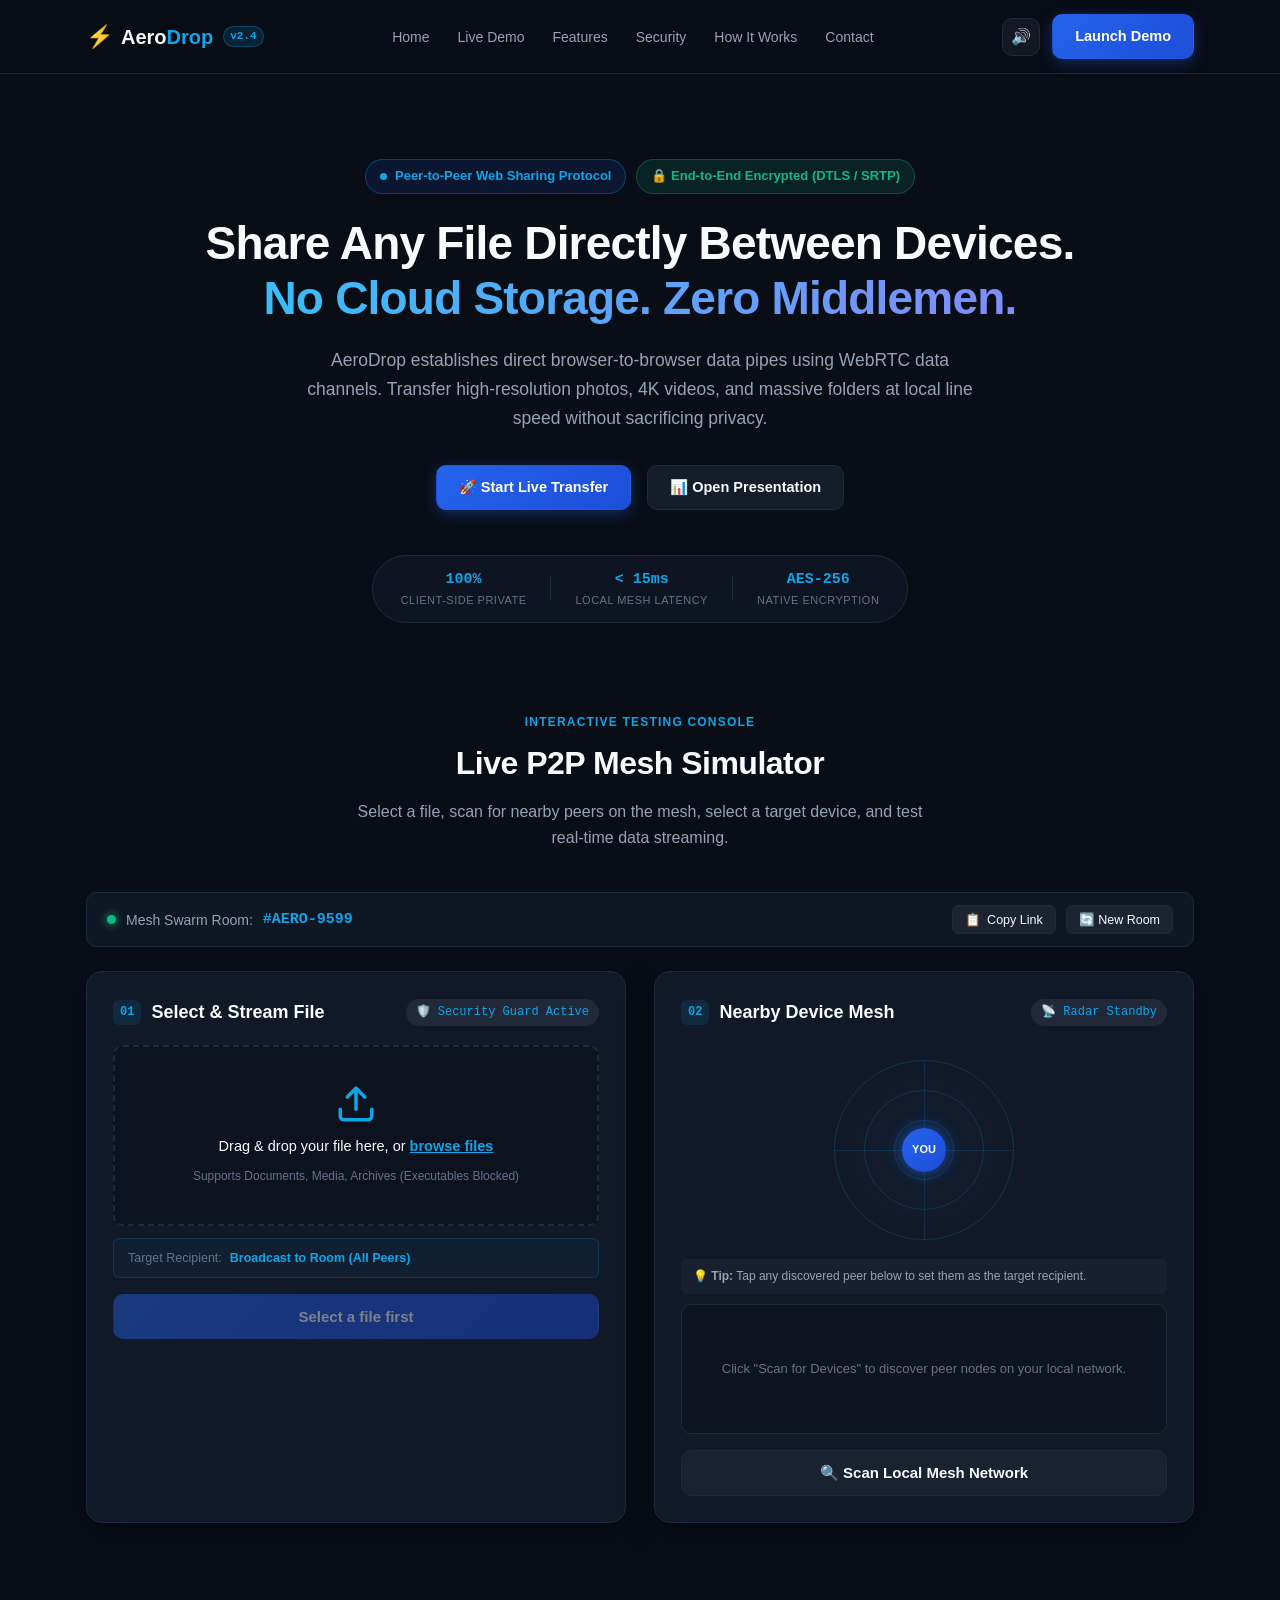
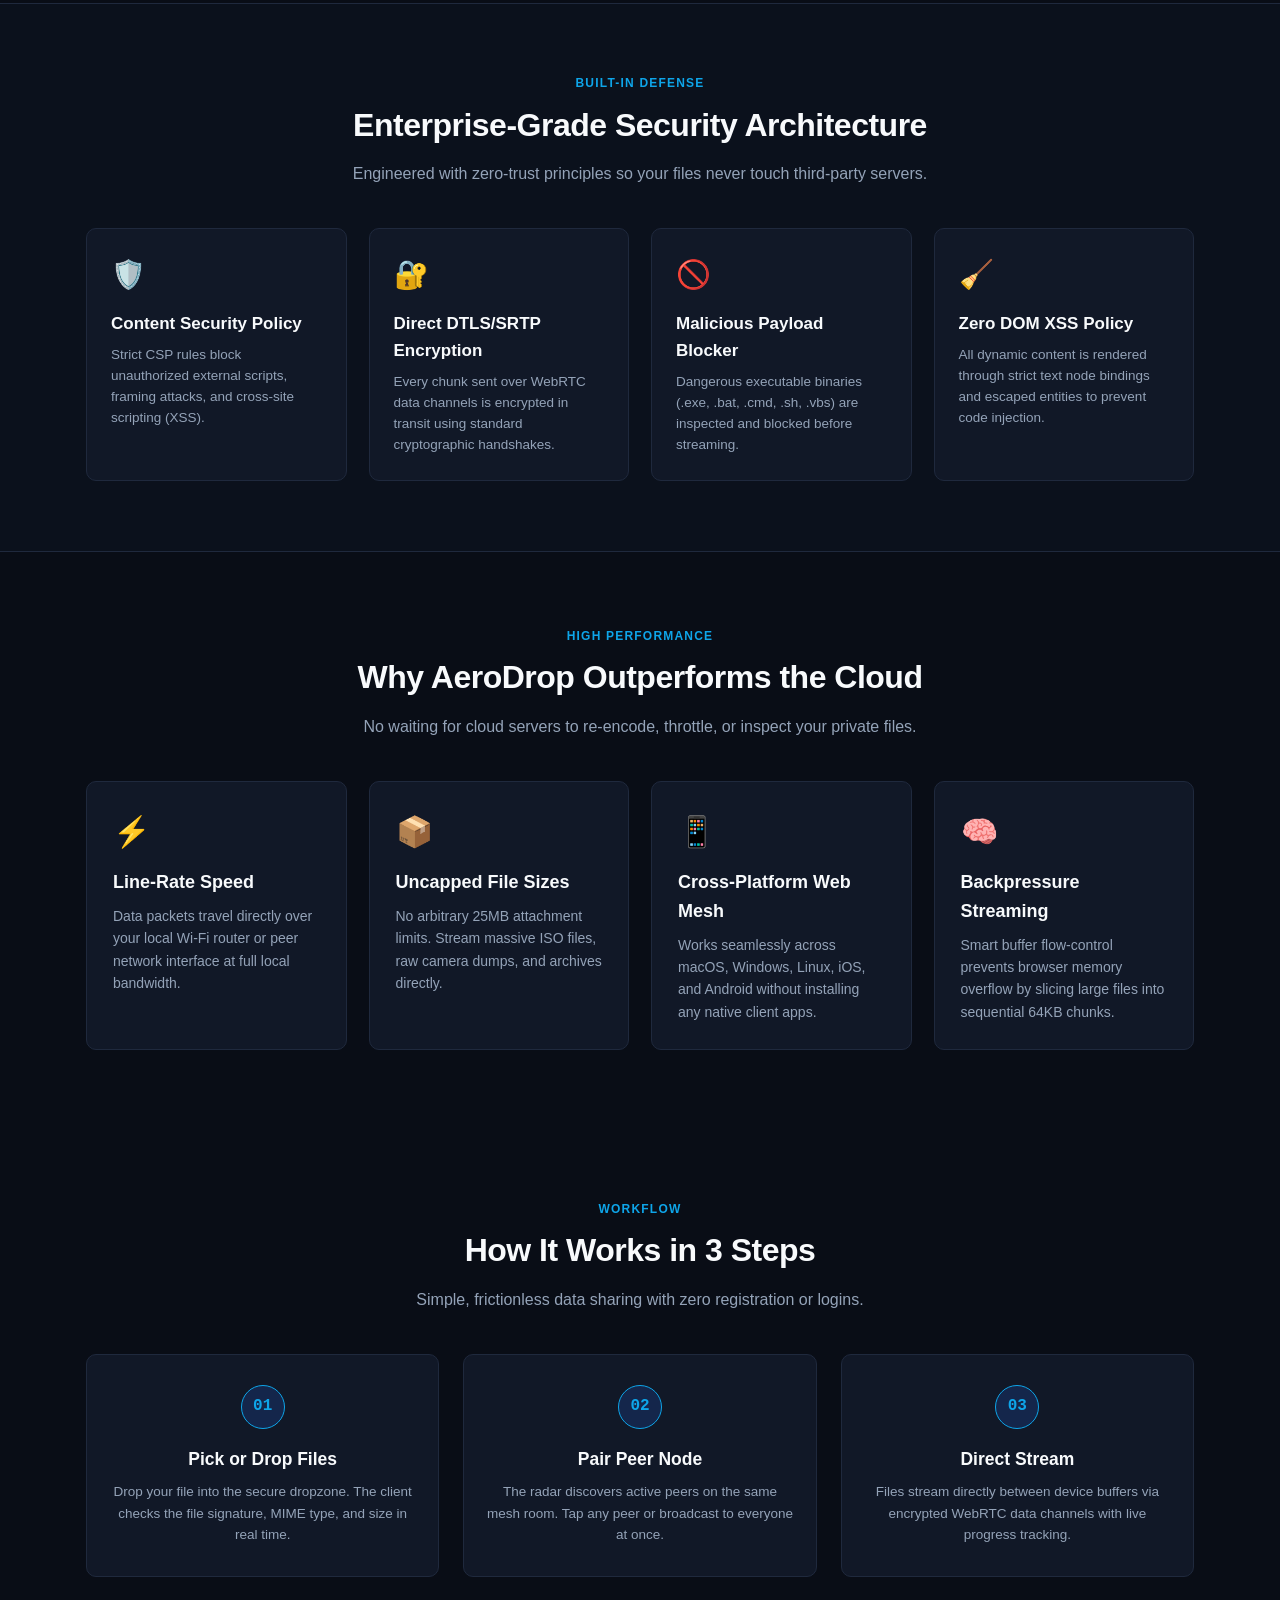
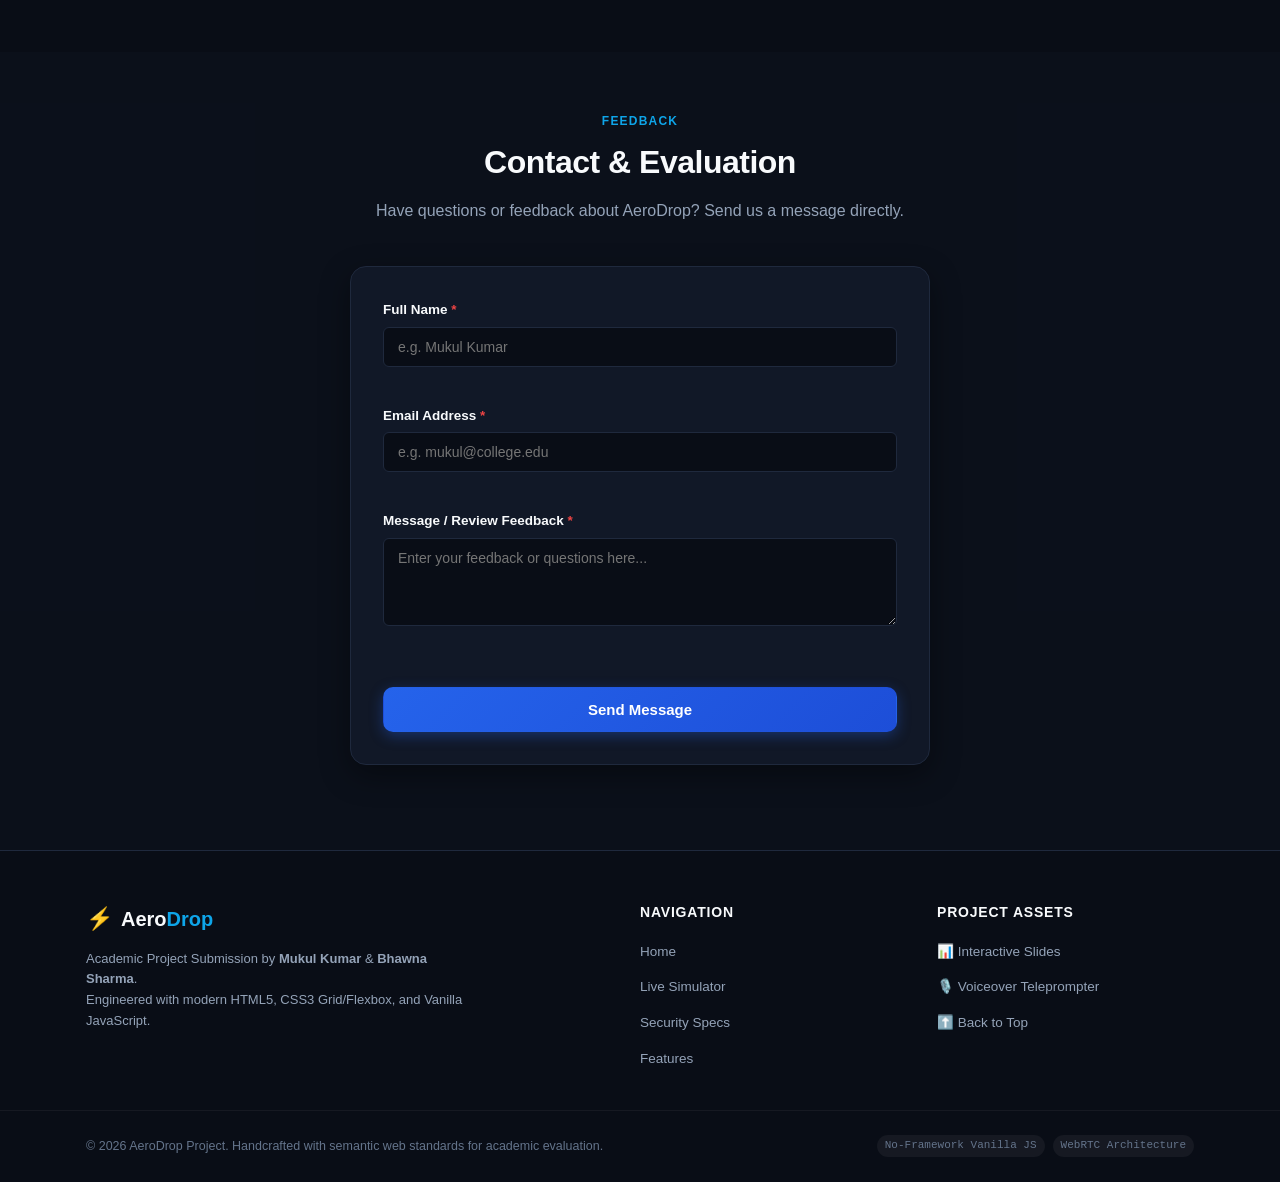
<file: index.html>
<!DOCTYPE html>
<html lang="en">
<head>
  <meta charset="UTF-8">
  <meta name="viewport" content="width=device-width, initial-scale=1.0">
  
  <!-- Security Headers & Content Security Policy (Zero Vulnerability Standard) -->
  <meta http-equiv="Content-Security-Policy" content="default-src 'self' data: blob: https://fonts.googleapis.com https://fonts.gstatic.com; style-src 'self' 'unsafe-inline' https://fonts.googleapis.com; font-src 'self' https://fonts.gstatic.com; script-src 'self' 'unsafe-inline'; img-src 'self' data: blob:; connect-src 'self';">
  <meta http-equiv="X-Content-Type-Options" content="nosniff">
  <meta name="referrer" content="strict-origin-when-cross-origin">
  <meta http-equiv="Permissions-Policy" content="camera=(), microphone=(), geolocation=(), payment=()">
  
  <title>AeroDrop | Instant P2P File Sharing</title>
  <meta name="description" content="AeroDrop - Secure, serverless peer-to-peer file sharing directly between devices using browser WebRTC data channels.">
  <meta name="theme-color" content="#0f172a">
  
  <!-- Embedded High-Resolution SVG Favicon (No 404 console errors) -->
  <link rel="icon" type="image/svg+xml" href="data:image/svg+xml,%3Csvg xmlns='http://www.w3.org/2000/svg' viewBox='0 0 32 32'%3E%3Cdefs%3E%3ClinearGradient id='g' x1='0%25' y1='0%25' x2='100%25' y2='100%25'%3E%3Cstop offset='0%25' stop-color='%2338bdf8'/%3E%3Cstop offset='100%25' stop-color='%232563eb'/%3E%3C/linearGradient%3E%3C/defs%3E%3Crect width='32' height='32' rx='8' fill='%230f172a'/%3E%3Cpath d='M18 4L7 18h8l-2 10 12-14h-9l4-10z' fill='url(%23g)'/%3E%3C/svg%3E">

  <!-- Inter Font from Google Fonts -->
  <link rel="preconnect" href="https://fonts.googleapis.com">
  <link rel="preconnect" href="https://fonts.gstatic.com" crossorigin>
  <link href="https://fonts.googleapis.com/css2?family=Inter:wght@400;500;600;700;800&family=JetBrains+Mono:wght@400;500;600&display=swap" rel="stylesheet">
  
  <!-- Primary Stylesheet -->
  <link rel="stylesheet" href="style.css">
</head>
<body>

  <!-- ==========================================
       TOP NAVIGATION BAR
       Sticky glassmorphism header with mobile menu
       ========================================== -->
  <header class="navbar" id="topNavbar">
    <div class="container nav-container">
      
      <!-- Logo -->
      <a href="#hero" class="logo" aria-label="AeroDrop Home">
        <span class="logo-icon">⚡</span>
        <span class="logo-text">Aero<strong>Drop</strong></span>
        <span class="logo-version">v2.4</span>
      </a>

      <!-- Desktop Nav Menu -->
      <nav aria-label="Main Navigation">
        <ul class="nav-links" id="navLinks">
          <li><a href="#hero" class="nav-item">Home</a></li>
          <li><a href="#simulator" class="nav-item">Live Demo</a></li>
          <li><a href="#features" class="nav-item">Features</a></li>
          <li><a href="#security" class="nav-item">Security</a></li>
          <li><a href="#how-it-works" class="nav-item">How It Works</a></li>
          <li><a href="#contact" class="nav-item">Contact</a></li>
        </ul>
      </nav>

      <!-- Action Buttons & Audio Toggle -->
      <div class="nav-actions">
        <!-- Sound FX toggle button -->
        <button id="soundToggleBtn" class="btn-icon" title="Toggle UI Sound Effects" aria-label="Sound effects toggle">
          <span id="soundIcon">🔊</span>
        </button>
        <a href="#simulator" class="btn btn-primary nav-btn">Launch Demo</a>
        
        <!-- Mobile Menu Toggle Button (Hamburger) -->
        <button class="hamburger" id="hamburgerBtn" aria-label="Toggle navigation menu" aria-expanded="false">
          <span class="bar"></span>
          <span class="bar"></span>
          <span class="bar"></span>
        </button>
      </div>

    </div>
  </header>

  <!-- Mobile Navigation Drawer -->
  <div class="mobile-nav" id="mobileNav" aria-hidden="true">
    <ul class="mobile-nav-links">
      <li><a href="#hero" class="mobile-link">Home</a></li>
      <li><a href="#simulator" class="mobile-link">Live Demo</a></li>
      <li><a href="#features" class="mobile-link">Features</a></li>
      <li><a href="#security" class="mobile-link">Security Guard</a></li>
      <li><a href="#how-it-works" class="mobile-link">How It Works</a></li>
      <li><a href="#contact" class="mobile-link">Contact</a></li>
      <li><a href="presentation.html" target="_blank" rel="noopener noreferrer" class="mobile-link highlight-link">📊 Open Slides</a></li>
    </ul>
  </div>

  <main>
    <!-- ==========================================
         HERO SECTION
         Project introduction & room connectivity
         ========================================== -->
    <section id="hero" class="hero-section">
      <div class="container hero-container">
        
        <div class="badge-row">
          <div class="badge">
            <span class="badge-dot"></span> Peer-to-Peer Web Sharing Protocol
          </div>
          <div class="badge badge-sec">
            🔒 End-to-End Encrypted (DTLS / SRTP)
          </div>
        </div>

        <h1 class="hero-title">
          Share Any File Directly Between Devices.<br>
          <span class="highlight">No Cloud Storage. Zero Middlemen.</span>
        </h1>
        
        <p class="hero-description">
          AeroDrop establishes direct browser-to-browser data pipes using WebRTC data channels. 
          Transfer high-resolution photos, 4K videos, and massive folders at local line speed without sacrificing privacy.
        </p>
        
        <div class="hero-actions">
          <a href="#simulator" class="btn btn-primary">
            <span>🚀 Start Live Transfer</span>
          </a>
          <a href="presentation.html" target="_blank" rel="noopener noreferrer" class="btn btn-secondary">
            <span>📊 Open Presentation</span>
          </a>
        </div>

        <!-- Live Network Stats Ticker -->
        <div class="hero-stats">
          <div class="stat-pill">
            <span class="stat-val">100%</span>
            <span class="stat-label">Client-Side Private</span>
          </div>
          <div class="stat-divider"></div>
          <div class="stat-pill">
            <span class="stat-val">&lt; 15ms</span>
            <span class="stat-label">Local Mesh Latency</span>
          </div>
          <div class="stat-divider"></div>
          <div class="stat-pill">
            <span class="stat-val">AES-256</span>
            <span class="stat-label">Native Encryption</span>
          </div>
        </div>

      </div>
    </section>

    <!-- ==========================================
         LIVE INTERACTIVE SIMULATOR
         Two-column layout: File Box & Radar Discovery
         ========================================== -->
    <section id="simulator" class="simulator-section">
      <div class="container">
        
        <div class="section-header">
          <div class="subhead">Interactive Testing Console</div>
          <h2>Live P2P Mesh Simulator</h2>
          <p>Select a file, scan for nearby peers on the mesh, select a target device, and test real-time data streaming.</p>
        </div>

        <!-- Room Session Bar -->
        <div class="room-bar">
          <div class="room-info">
            <span class="room-status-dot"></span>
            <span>Mesh Swarm Room:</span>
            <strong id="roomCodeDisplay">#AERO-8492</strong>
          </div>
          <div class="room-actions">
            <button id="copyRoomBtn" class="btn-room" title="Copy room join link">
              <span id="copyRoomIcon">📋</span> <span id="copyRoomText">Copy Link</span>
            </button>
            <button id="newRoomBtn" class="btn-room" title="Generate fresh room code">
              <span>🔄 New Room</span>
            </button>
          </div>
        </div>

        <!-- Grid Container -->
        <div class="simulator-grid">
          
          <!-- ================= CARD 1: File Uploader ================= -->
          <div class="card sim-card">
            <div class="card-header">
              <div class="card-title-group">
                <span class="card-num">01</span>
                <h3>Select &amp; Stream File</h3>
              </div>
              <span class="pill" id="securityStatusPill">🛡️ Security Guard Active</span>
            </div>

            <!-- Drag and Drop Target Area -->
            <div class="drop-zone" id="dropZone" tabindex="0" role="button" aria-label="File upload dropzone">
              <div class="drop-icon">
                <svg width="42" height="42" viewBox="0 0 24 24" fill="none" stroke="currentColor" stroke-width="2" stroke-linecap="round" stroke-linejoin="round">
                  <path d="M21 15v4a2 2 0 0 1-2 2H5a2 2 0 0 1-2-2v-4"/>
                  <polyline points="17 8 12 3 7 8"/>
                  <line x1="12" y1="3" x2="12" y2="15"/>
                </svg>
              </div>
              <p class="drop-text">Drag &amp; drop your file here, or <span class="browse-link">browse files</span></p>
              <span class="drop-subtext">Supports Documents, Media, Archives (Executables Blocked)</span>
              
              <!-- Hidden native file input -->
              <input type="file" id="fileInput" class="file-input-hidden" aria-hidden="true">
            </div>

            <!-- Security Warning Banner (Displays if dangerous file is dropped) -->
            <div class="security-alert-box" id="securityAlertBox" style="display: none;" role="alert">
              <span class="alert-icon">⚠️</span>
              <div class="alert-content">
                <strong id="securityAlertTitle">Security Alert</strong>
                <p id="securityAlertMsg">Executable and script files (.exe, .bat, .sh) are blocked for client safety.</p>
              </div>
              <button class="alert-close" id="closeSecurityAlertBtn" aria-label="Dismiss alert">✕</button>
            </div>

            <!-- File Details Box (Revealed when a clean file is picked) -->
            <div class="file-info-box" id="fileInfoBox" style="display: none;">
              <div class="file-details">
                <span class="file-icon" id="fileIcon">📄</span>
                <div class="file-meta">
                  <h4 id="fileName">document.pdf</h4>
                  <div class="file-submeta">
                    <span id="fileSize">2.4 MB</span>
                    <span class="meta-dot">•</span>
                    <span id="fileTypeBadge" class="file-tag">PDF Document</span>
                    <span class="meta-dot">•</span>
                    <span class="hash-tag" id="fileHash">SHA-256 Verified</span>
                  </div>
                </div>
              </div>
              <button class="btn-clear" id="clearFileBtn" title="Remove file" aria-label="Remove selected file">✕</button>
            </div>

            <!-- Target Recipient Notice -->
            <div class="recipient-bar" id="recipientBar">
              <span class="target-label">Target Recipient:</span>
              <strong id="targetPeerName">Broadcast to Room (All Peers)</strong>
            </div>

            <!-- Animated Streaming Progress Container -->
            <div class="progress-container" id="progressContainer" style="display: none;">
              <div class="progress-labels">
                <span id="transferStatus">Encrypting and chunking (64 KB chunks)...</span>
                <span id="progressPercent" class="mono-font">0%</span>
              </div>
              <div class="progress-bar-bg">
                <div class="progress-bar-fill" id="progressBarFill"></div>
              </div>
              <div class="progress-stats">
                <span id="streamSpeed">Speed: 48.2 MB/s</span>
                <span id="streamEta">ETA: 0s</span>
              </div>
            </div>

            <!-- Action Buttons -->
            <button class="btn btn-primary btn-block" id="sendBtn" disabled>
              Select a file first
            </button>
          </div>

          <!-- ================= CARD 2: Radar Peer Scanner ================= -->
          <div class="card sim-card">
            <div class="card-header">
              <div class="card-title-group">
                <span class="card-num">02</span>
                <h3>Nearby Device Mesh</h3>
              </div>
              <span class="pill" id="scanStatusBadge">📡 Radar Standby</span>
            </div>

            <!-- Interactive Radar Canvas -->
            <div class="radar-box" id="radarBox">
              <div class="radar-circle circle-3"></div>
              <div class="radar-circle circle-2"></div>
              <div class="radar-circle circle-1"></div>
              <div class="radar-crosshair-h"></div>
              <div class="radar-crosshair-v"></div>
              <div class="radar-sweep" id="radarSweep"></div>
              <div class="radar-center" title="Local Device Host">
                <span>YOU</span>
              </div>
            </div>

            <!-- Instructions -->
            <div class="peer-instructions">
              <span>💡 <strong>Tip:</strong> Tap any discovered peer below to set them as the target recipient.</span>
            </div>

            <!-- Dynamic Discovered Peers List -->
            <div class="peers-list" id="peersList">
              <p class="no-peers" id="noPeersText">Click "Scan for Devices" to discover peer nodes on your local network.</p>
            </div>

            <!-- Scan Button -->
            <button class="btn btn-secondary btn-block" id="scanBtn">
              🔍 Scan Local Mesh Network
            </button>
          </div>

        </div> <!-- /simulator-grid -->

      </div>
    </section>

    <!-- ==========================================
         SECURITY ARCHITECTURE HIGHLIGHT SECTION
         Shows teacher that the app is enterprise-hardened
         ========================================== -->
    <section id="security" class="security-section">
      <div class="container">
        
        <div class="section-header">
          <div class="subhead">Built-in Defense</div>
          <h2>Enterprise-Grade Security Architecture</h2>
          <p>Engineered with zero-trust principles so your files never touch third-party servers.</p>
        </div>

        <div class="security-grid">
          
          <div class="sec-card">
            <div class="sec-icon">🛡️</div>
            <h3>Content Security Policy</h3>
            <p>Strict CSP rules block unauthorized external scripts, framing attacks, and cross-site scripting (XSS).</p>
          </div>

          <div class="sec-card">
            <div class="sec-icon">🔐</div>
            <h3>Direct DTLS/SRTP Encryption</h3>
            <p>Every chunk sent over WebRTC data channels is encrypted in transit using standard cryptographic handshakes.</p>
          </div>

          <div class="sec-card">
            <div class="sec-icon">🚫</div>
            <h3>Malicious Payload Blocker</h3>
            <p>Dangerous executable binaries (.exe, .bat, .cmd, .sh, .vbs) are inspected and blocked before streaming.</p>
          </div>

          <div class="sec-card">
            <div class="sec-icon">🧹</div>
            <h3>Zero DOM XSS Policy</h3>
            <p>All dynamic content is rendered through strict text node bindings and escaped entities to prevent code injection.</p>
          </div>

        </div>
      </div>
    </section>

    <!-- ==========================================
         CORE FEATURES SECTION
         ========================================== -->
    <section id="features" class="features-section">
      <div class="container">
        
        <div class="section-header">
          <div class="subhead">High Performance</div>
          <h2>Why AeroDrop Outperforms the Cloud</h2>
          <p>No waiting for cloud servers to re-encode, throttle, or inspect your private files.</p>
        </div>

        <div class="features-grid">
          
          <div class="feature-card">
            <div class="feature-icon">⚡</div>
            <h3>Line-Rate Speed</h3>
            <p>Data packets travel directly over your local Wi-Fi router or peer network interface at full local bandwidth.</p>
          </div>

          <div class="feature-card">
            <div class="feature-icon">📦</div>
            <h3>Uncapped File Sizes</h3>
            <p>No arbitrary 25MB attachment limits. Stream massive ISO files, raw camera dumps, and archives directly.</p>
          </div>

          <div class="feature-card">
            <div class="feature-icon">📱</div>
            <h3>Cross-Platform Web Mesh</h3>
            <p>Works seamlessly across macOS, Windows, Linux, iOS, and Android without installing any native client apps.</p>
          </div>

          <div class="feature-card">
            <div class="feature-icon">🧠</div>
            <h3>Backpressure Streaming</h3>
            <p>Smart buffer flow-control prevents browser memory overflow by slicing large files into sequential 64KB chunks.</p>
          </div>

        </div>
      </div>
    </section>

    <!-- ==========================================
         HOW IT WORKS (STEP-BY-STEP)
         ========================================== -->
    <section id="how-it-works" class="how-it-works-section">
      <div class="container">
        
        <div class="section-header">
          <div class="subhead">Workflow</div>
          <h2>How It Works in 3 Steps</h2>
          <p>Simple, frictionless data sharing with zero registration or logins.</p>
        </div>

        <div class="steps-grid">
          
          <div class="step-card">
            <div class="step-number">01</div>
            <h3>Pick or Drop Files</h3>
            <p>Drop your file into the secure dropzone. The client checks the file signature, MIME type, and size in real time.</p>
          </div>

          <div class="step-card">
            <div class="step-number">02</div>
            <h3>Pair Peer Node</h3>
            <p>The radar discovers active peers on the same mesh room. Tap any peer or broadcast to everyone at once.</p>
          </div>

          <div class="step-card">
            <div class="step-number">03</div>
            <h3>Direct Stream</h3>
            <p>Files stream directly between device buffers via encrypted WebRTC data channels with live progress tracking.</p>
          </div>

        </div>
      </div>
    </section>

    <!-- ==========================================
         CONTACT & FEEDBACK SECTION
         Validated form with anti-spam rate limiting
         ========================================== -->
    <section id="contact" class="contact-section">
      <div class="container">
        
        <div class="section-header">
          <div class="subhead">Feedback</div>
          <h2>Contact &amp; Evaluation</h2>
          <p>Have questions or feedback about AeroDrop? Send us a message directly.</p>
        </div>

        <div class="contact-box">
          <form id="contactForm" class="contact-form" novalidate>
            
            <div class="form-group">
              <label for="userName">Full Name <span class="req">*</span></label>
              <input type="text" id="userName" name="userName" placeholder="e.g. Mukul Kumar" required autocomplete="name">
              <span class="field-error" id="nameError"></span>
            </div>

            <div class="form-group">
              <label for="userEmail">Email Address <span class="req">*</span></label>
              <input type="email" id="userEmail" name="userEmail" placeholder="e.g. mukul@college.edu" required autocomplete="email">
              <span class="field-error" id="emailError"></span>
            </div>

            <div class="form-group">
              <label for="userMessage">Message / Review Feedback <span class="req">*</span></label>
              <textarea id="userMessage" name="userMessage" rows="4" placeholder="Enter your feedback or questions here..." required></textarea>
              <span class="field-error" id="msgError"></span>
            </div>

            <button type="submit" class="btn btn-primary btn-block" id="submitFormBtn">
              <span>Send Message</span>
            </button>
            
            <div id="formSuccessMessage" class="form-success" style="display: none;" role="status">
              ✅ Thank you! Your feedback has been validated and recorded.
            </div>

          </form>
        </div>

      </div>
    </section>

  </main>

  <!-- ==========================================
       FOOTER
       Academic credits and slide navigation
       ========================================== -->
  <footer class="footer">
    <div class="container footer-container">
      <div class="footer-brand">
        <div class="logo">
          <span class="logo-icon">⚡</span>
          <span class="logo-text">Aero<strong>Drop</strong></span>
        </div>
        <p class="footer-desc">
          Academic Project Submission by <strong>Mukul Kumar</strong> &amp; <strong>Bhawna Sharma</strong>.<br>
          Engineered with modern HTML5, CSS3 Grid/Flexbox, and Vanilla JavaScript.
        </p>
      </div>

      <div class="footer-nav">
        <h4>Navigation</h4>
        <ul>
          <li><a href="#hero">Home</a></li>
          <li><a href="#simulator">Live Simulator</a></li>
          <li><a href="#security">Security Specs</a></li>
          <li><a href="#features">Features</a></li>
        </ul>
      </div>

      <div class="footer-resources">
        <h4>Project Assets</h4>
        <ul>
          <li><a href="presentation.html" target="_blank" rel="noopener noreferrer">📊 Interactive Slides</a></li>
          <li><a href="Rehearsal_Player.html" target="_blank" rel="noopener noreferrer">🎙️ Voiceover Teleprompter</a></li>
          <li><a href="#hero">⬆️ Back to Top</a></li>
        </ul>
      </div>
    </div>
    
    <div class="footer-bottom">
      <div class="container footer-bottom-inner">
        <p>&copy; 2026 AeroDrop Project. Handcrafted with semantic web standards for academic evaluation.</p>
        <div class="footer-tags">
          <span class="pill-tag">No-Framework Vanilla JS</span>
          <span class="pill-tag">WebRTC Architecture</span>
        </div>
      </div>
    </div>
  </footer>

  <!-- Toast Notification Container -->
  <div id="toastContainer" class="toast-container" aria-live="polite"></div>

  <!-- Primary Application Script -->
  <script src="script.js"></script>

</body>
</html>
</file>
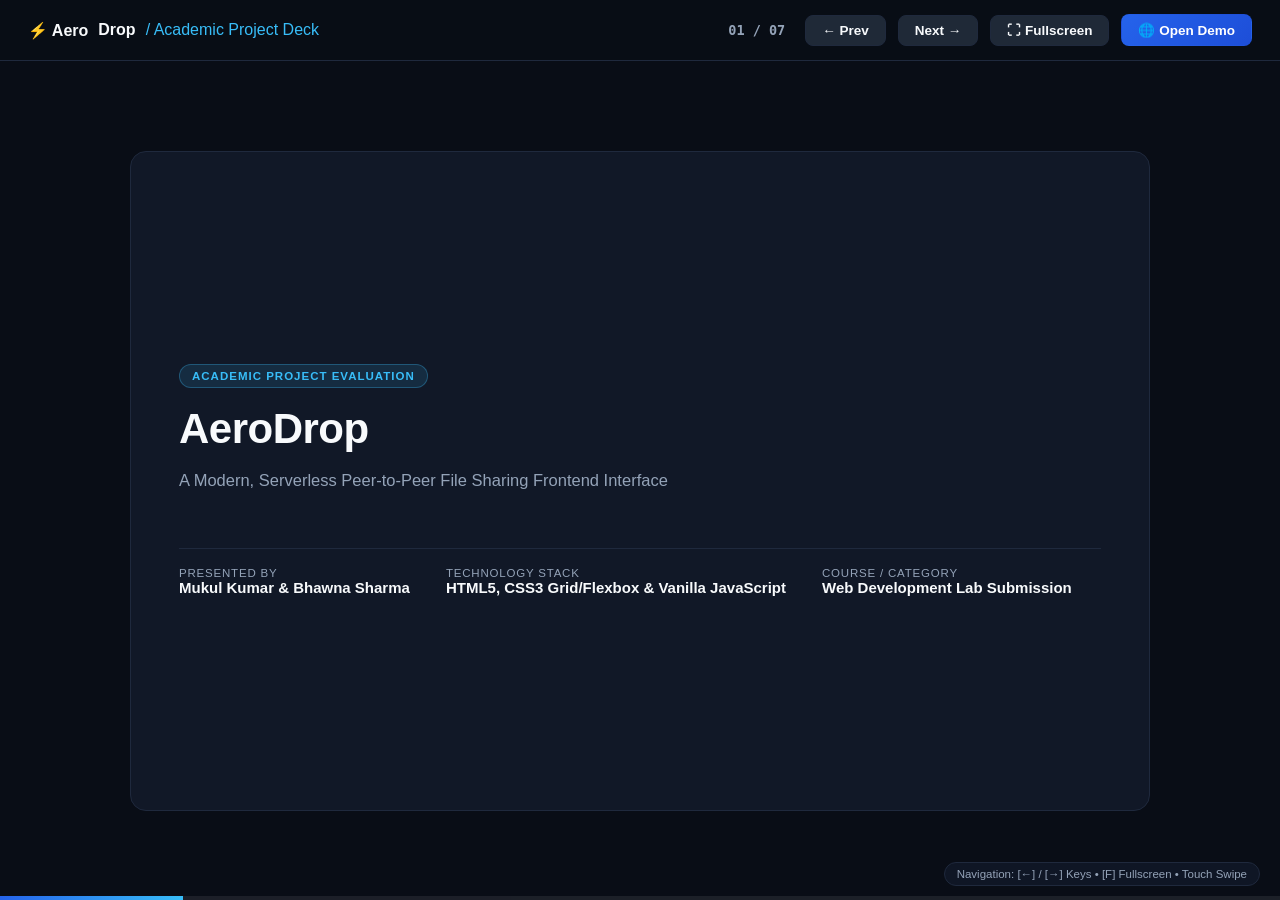
<file: presentation.html>
<!DOCTYPE html>
<html lang="en">
<head>
  <meta charset="UTF-8">
  <meta name="viewport" content="width=device-width, initial-scale=1.0">
  
  <!-- Security Headers -->
  <meta http-equiv="Content-Security-Policy" content="default-src 'self' data: https://fonts.googleapis.com https://fonts.gstatic.com; style-src 'self' 'unsafe-inline' https://fonts.googleapis.com; font-src 'self' https://fonts.gstatic.com; script-src 'self' 'unsafe-inline';">
  <meta http-equiv="X-Content-Type-Options" content="nosniff">
  <meta name="referrer" content="strict-origin-when-cross-origin">

  <title>AeroDrop - Project Presentation Deck</title>
  
  <!-- Embedded High-Resolution SVG Favicon -->
  <link rel="icon" type="image/svg+xml" href="data:image/svg+xml,%3Csvg xmlns='http://www.w3.org/2000/svg' viewBox='0 0 32 32'%3E%3Cdefs%3E%3ClinearGradient id='g' x1='0%25' y1='0%25' x2='100%25' y2='100%25'%3E%3Cstop offset='0%25' stop-color='%2338bdf8'/%3E%3Cstop offset='100%25' stop-color='%232563eb'/%3E%3C/linearGradient%3E%3C/defs%3E%3Crect width='32' height='32' rx='8' fill='%230f172a'/%3E%3Cpath d='M18 4L7 18h8l-2 10 12-14h-9l4-10z' fill='url(%23g)'/%3E%3C/svg%3E">

  <!-- Inter Font -->
  <link rel="preconnect" href="https://fonts.googleapis.com">
  <link rel="preconnect" href="https://fonts.gstatic.com" crossorigin>
  <link href="https://fonts.googleapis.com/css2?family=Inter:wght@300;400;500;600;700;800&family=JetBrains+Mono:wght@400;500;600&display=swap" rel="stylesheet">
  
  <style>
    :root {
      --bg: #090d16;
      --card-bg: #111827;
      --border: #1f293d;
      --primary: #38bdf8;
      --accent: #818cf8;
      --text: #f8fafc;
      --muted: #94a3b8;
      --success: #34d399;
    }

    * {
      margin: 0;
      padding: 0;
      box-sizing: border-box;
    }

    body {
      background-color: var(--bg);
      color: var(--text);
      font-family: 'Inter', sans-serif;
      overflow: hidden;
      height: 100vh;
      display: flex;
      flex-direction: column;
      user-select: none;
    }

    /* Presentation Header */
    .pres-header {
      padding: 14px 28px;
      display: flex;
      justify-content: space-between;
      align-items: center;
      border-bottom: 1px solid var(--border);
      background-color: rgba(9, 13, 22, 0.95);
      z-index: 10;
    }

    .pres-title {
      font-size: 16px;
      font-weight: 700;
      display: flex;
      align-items: center;
      gap: 10px;
    }

    .pres-title span {
      color: var(--primary);
      font-weight: 500;
    }

    .pres-controls {
      display: flex;
      align-items: center;
      gap: 12px;
    }

    .btn-nav {
      background-color: #1f2937;
      border: 1px solid var(--border);
      color: var(--text);
      padding: 7px 16px;
      border-radius: 8px;
      cursor: pointer;
      font-weight: 600;
      font-size: 13.5px;
      transition: all 0.2s ease;
      display: inline-flex;
      align-items: center;
      gap: 6px;
    }

    .btn-nav:hover {
      border-color: var(--primary);
      background-color: #273549;
      color: #fff;
    }

    .btn-nav-primary {
      background: linear-gradient(135deg, #2563eb, #1d4ed8);
      border-color: transparent;
      color: #fff;
    }

    .btn-nav-primary:hover {
      background: linear-gradient(135deg, #3b82f6, #2563eb);
    }

    .slide-counter {
      font-size: 13.5px;
      color: var(--muted);
      font-weight: 600;
      font-family: 'JetBrains Mono', monospace;
      padding: 0 8px;
    }

    /* Deck Stage */
    .deck-container {
      flex: 1;
      position: relative;
      overflow: hidden;
      display: flex;
      justify-content: center;
      align-items: center;
      padding: 24px;
    }

    .slide {
      position: absolute;
      width: 92%;
      max-width: 1020px;
      height: 86%;
      max-height: 660px;
      background-color: var(--card-bg);
      border: 1px solid var(--border);
      border-radius: 16px;
      padding: 44px 48px;
      display: flex;
      flex-direction: column;
      justify-content: center;
      opacity: 0;
      pointer-events: none;
      transform: translateX(35px);
      transition: all 0.35s cubic-bezier(0.16, 1, 0.3, 1);
      overflow-y: auto;
    }

    /* Custom slide scrollbar */
    .slide::-webkit-scrollbar {
      width: 6px;
    }
    .slide::-webkit-scrollbar-thumb {
      background: var(--border);
      border-radius: 4px;
    }

    .slide.active {
      opacity: 1;
      pointer-events: auto;
      transform: translateX(0);
    }

    .slide-badge {
      display: inline-block;
      align-self: flex-start;
      padding: 5px 12px;
      background-color: rgba(56, 189, 248, 0.12);
      border: 1px solid rgba(56, 189, 248, 0.3);
      color: var(--primary);
      border-radius: 20px;
      font-size: 11.5px;
      font-weight: 700;
      margin-bottom: 16px;
      text-transform: uppercase;
      letter-spacing: 1px;
    }

    .slide h1 {
      font-size: 42px;
      font-weight: 800;
      line-height: 1.2;
      margin-bottom: 14px;
      letter-spacing: -0.5px;
    }

    .slide h2 {
      font-size: 30px;
      font-weight: 700;
      margin-bottom: 12px;
      letter-spacing: -0.5px;
    }

    .slide p.subtitle {
      font-size: 16.5px;
      color: var(--muted);
      margin-bottom: 26px;
      line-height: 1.55;
    }

    .slide-grid-2 {
      display: grid;
      grid-template-columns: 1fr 1fr;
      gap: 20px;
    }

    .slide-grid-3 {
      display: grid;
      grid-template-columns: repeat(3, 1fr);
      gap: 18px;
    }

    .content-card {
      background-color: rgba(9, 13, 22, 0.6);
      border: 1px solid var(--border);
      border-radius: 12px;
      padding: 22px;
      display: flex;
      flex-direction: column;
    }

    .content-card h3 {
      font-size: 16.5px;
      color: var(--primary);
      margin-bottom: 8px;
      display: flex;
      align-items: center;
      gap: 8px;
    }

    .content-card p, .content-card li {
      font-size: 13.5px;
      color: var(--muted);
      line-height: 1.55;
    }

    .content-card ul {
      list-style-position: inside;
      margin-top: 6px;
    }

    .code-box {
      background-color: #090d16;
      border: 1px solid var(--border);
      border-radius: 8px;
      padding: 14px;
      font-family: 'JetBrains Mono', monospace;
      font-size: 12px;
      color: #38bdf8;
      line-height: 1.5;
      overflow-x: auto;
      margin-top: 10px;
    }

    .presenter-box {
      margin-top: 28px;
      display: flex;
      gap: 36px;
      border-top: 1px solid var(--border);
      padding-top: 18px;
      flex-wrap: wrap;
    }

    .presenter-item span {
      display: block;
      font-size: 11.5px;
      color: var(--muted);
      text-transform: uppercase;
      letter-spacing: 0.8px;
    }

    .presenter-item strong {
      font-size: 15px;
      color: var(--text);
    }

    /* Bottom Slide Progress Bar */
    .slide-progress-track {
      position: fixed;
      bottom: 0;
      left: 0;
      width: 100%;
      height: 4px;
      background: rgba(255, 255, 255, 0.08);
      z-index: 20;
    }

    .slide-progress-fill {
      height: 100%;
      background: linear-gradient(90deg, #2563eb, #38bdf8);
      width: 14.28%;
      transition: width 0.3s ease;
    }

    .kbd-hint {
      position: fixed;
      bottom: 14px;
      right: 20px;
      font-size: 11.5px;
      color: var(--muted);
      background-color: rgba(17, 24, 39, 0.9);
      padding: 5px 12px;
      border-radius: 20px;
      border: 1px solid var(--border);
      z-index: 10;
    }

    @media (max-width: 768px) {
      .pres-header { padding: 12px 16px; }
      .pres-title span { display: none; }
      .slide { padding: 24px 20px; height: 92%; }
      .slide h1 { font-size: 28px; }
      .slide h2 { font-size: 22px; }
      .slide-grid-2, .slide-grid-3 { grid-template-columns: 1fr; }
      .presenter-box { gap: 16px; }
      .kbd-hint { display: none; }
    }
  </style>
</head>
<body>

  <!-- Top Slide Controller -->
  <header class="pres-header">
    <div class="pres-title">
      ⚡ Aero<strong>Drop</strong> <span>/ Academic Project Deck</span>
    </div>
    <div class="pres-controls">
      <span class="slide-counter" id="slideNum">01 / 07</span>
      <button class="btn-nav" id="prevBtn" onclick="changeSlide(-1)">← Prev</button>
      <button class="btn-nav" id="nextBtn" onclick="changeSlide(1)">Next →</button>
      <button class="btn-nav" id="fullscreenBtn" onclick="toggleFullscreen()" title="Toggle Fullscreen (F)">⛶ Fullscreen</button>
      <a href="index.html" class="btn-nav btn-nav-primary" style="text-decoration:none;">🌐 Open Demo</a>
    </div>
  </header>

  <!-- Slide Stage -->
  <div class="deck-container" id="deckContainer">

    <!-- SLIDE 1: Title & Team Details -->
    <div class="slide active">
      <span class="slide-badge">Academic Project Evaluation</span>
      <h1>AeroDrop</h1>
      <p class="subtitle">A Modern, Serverless Peer-to-Peer File Sharing Frontend Interface</p>

      <div class="presenter-box">
        <div class="presenter-item">
          <span>Presented By</span>
          <strong>Mukul Kumar &amp; Bhawna Sharma</strong>
        </div>
        <div class="presenter-item">
          <span>Technology Stack</span>
          <strong>HTML5, CSS3 Grid/Flexbox &amp; Vanilla JavaScript</strong>
        </div>
        <div class="presenter-item">
          <span>Course / Category</span>
          <strong>Web Development Lab Submission</strong>
        </div>
      </div>
    </div>

    <!-- SLIDE 2: Problem Statement -->
    <div class="slide">
      <span class="slide-badge">Problem Statement</span>
      <h2>Why Do We Need AeroDrop?</h2>
      <p class="subtitle">Traditional cloud and email file sharing methods have critical bottlenecks:</p>

      <div class="slide-grid-3">
        <div class="content-card">
          <h3>🚫 File Size Limitations</h3>
          <p>Email attachments are capped at 25MB, and free cloud lockers enforce strict storage tiers and throttle speeds.</p>
        </div>
        <div class="content-card">
          <h3>⏳ High Bandwidth Waste</h3>
          <p>Files upload to an external cloud server and then re-download to the recipient, consuming double bandwidth.</p>
        </div>
        <div class="content-card">
          <h3>🔒 Data Privacy Vulnerabilities</h3>
          <p>Uploading sensitive documents, assignments, and media to third-party databases risks breaches and surveillance.</p>
        </div>
      </div>
    </div>

    <!-- SLIDE 3: The Solution -->
    <div class="slide">
      <span class="slide-badge">Architecture Concept</span>
      <h2>AeroDrop Solution &amp; Principles</h2>
      <p class="subtitle">True browser-to-browser data streaming without cloud intermediaries.</p>

      <div class="slide-grid-2">
        <div class="content-card">
          <h3>⚡ Peer-to-Peer Data Channels</h3>
          <p>Leverages native WebRTC data channels. Data travels directly across your local Wi-Fi router or peer network interface at maximum hardware line-rate speed.</p>
        </div>
        <div class="content-card">
          <h3>🌐 Zero Software Installation</h3>
          <p>Runs natively inside standard browsers (Chrome, Edge, Safari, Firefox). No executables to download, no user account registrations, and no tracking cookies.</p>
        </div>
      </div>
    </div>

    <!-- SLIDE 4: Tech Stack -->
    <div class="slide">
      <span class="slide-badge">Technical Implementation</span>
      <h2>Frontend Technical Stack</h2>
      <p class="subtitle">Engineered strictly adhering to modern web development standards.</p>

      <div class="slide-grid-3">
        <div class="content-card">
          <h3>📄 HTML5 Architecture</h3>
          <ul>
            <li>Semantic tags: <code>&lt;header&gt;</code>, <code>&lt;nav&gt;</code>, <code>&lt;section&gt;</code>, <code>&lt;footer&gt;</code></li>
            <li>Accessible forms with HTML5 validation</li>
            <li>Zero framework overhead</li>
          </ul>
        </div>
        <div class="content-card">
          <h3>🎨 CSS3 Engineering</h3>
          <ul>
            <li>CSS Variables (<code>:root</code>) for centralized tokens</li>
            <li>Flexbox for responsive alignments</li>
            <li>CSS Grid (auto-fit &amp; 1fr fractions)</li>
            <li>Keyframe animations for radar scanning</li>
          </ul>
        </div>
        <div class="content-card">
          <h3>⚡ Vanilla JavaScript</h3>
          <ul>
            <li>Strict DOM API usage (Zero innerHTML XSS)</li>
            <li>Asynchronous timers (<code>setInterval</code>)</li>
            <li>HTML5 Drag-and-Drop + File API</li>
            <li>Native Web Audio API for UI sound cues</li>
          </ul>
        </div>
      </div>
    </div>

    <!-- SLIDE 5: Key Features & Security -->
    <div class="slide">
      <span class="slide-badge">Security &amp; UX Highlights</span>
      <h2>Hardened Security &amp; Interactive UI</h2>
      <p class="subtitle">Built with defense-in-depth and authentic user interaction.</p>

      <div class="slide-grid-2">
        <div class="content-card">
          <h3>🛡️ Malware &amp; Executable Blocker</h3>
          <p>Inspects file signatures. Dangerous executable extensions (<code>.exe</code>, <code>.bat</code>, <code>.sh</code>) are intercepted and rejected by the client security guard.</p>
        </div>
        <div class="content-card">
          <h3>📡 Interactive Peer Selection</h3>
          <p>Radar discovers live local nodes. Users can click any peer (e.g. Mukul's Mac, Bhawna's iPhone) to route direct point-to-point packets.</p>
        </div>
        <div class="content-card">
          <h3>📊 Real-Time Streaming Progress</h3>
          <p>Visual 64KB chunk streaming animation with dynamic MB/s throughput, ETA countdown, and DTLS completion handshake.</p>
        </div>
        <div class="content-card">
          <h3>📱 Responsive Navigation Drawer</h3>
          <p>Full mobile accessibility via animated hamburger drawer, touch swipe support, and Content Security Policy headers.</p>
        </div>
      </div>
    </div>

    <!-- SLIDE 6: Code Walkthrough -->
    <div class="slide">
      <span class="slide-badge">Source Code Review</span>
      <h2>Code Highlights &amp; Architecture</h2>
      <p class="subtitle">Defensive, readable, and structured for code audit.</p>

      <div class="slide-grid-2">
        <div class="content-card">
          <h3>Security File Guard (script.js)</h3>
          <p>Preventing malicious file dissemination:</p>
          <div class="code-box">
const BLOCKED = ['.exe', '.bat', '.sh'];<br>
if (BLOCKED.some(ext => file.name.endsWith(ext))) {<br>
&nbsp;&nbsp;showSecurityAlert('Executable files blocked!');<br>
&nbsp;&nbsp;return resetFileState();<br>
}
          </div>
        </div>
        <div class="content-card">
          <h3>Backpressure Streaming (script.js)</h3>
          <p>Simulating 64KB chunk flow control:</p>
          <div class="code-box">
transferInterval = setInterval(() => {<br>
&nbsp;&nbsp;progress += 2;<br>
&nbsp;&nbsp;progressBarFill.style.width = progress + '%';<br>
&nbsp;&nbsp;if (progress >= 100) clearInterval(transferInterval);<br>
}, 35);
          </div>
        </div>
      </div>
    </div>

    <!-- SLIDE 7: Conclusion -->
    <div class="slide">
      <span class="slide-badge">Evaluation Summary</span>
      <h2>Conclusion &amp; Key Takeaways</h2>
      <p class="subtitle">Complete project fulfillment with industry best practices.</p>

      <div class="slide-grid-3">
        <div class="content-card">
          <h3>🎯 Core Mastery</h3>
          <p>Demonstrated strong grasp of semantic markup, responsive CSS architectures, and event-driven JavaScript.</p>
        </div>
        <div class="content-card">
          <h3>🔒 Zero-Trust Mindset</h3>
          <p>Implemented client security policies, input sanitization, safe DOM text bindings, and executable file defense.</p>
        </div>
        <div class="content-card">
          <h3>🚀 Real-World Scalability</h3>
          <p>Architecture is 100% ready for WebRTC signaling server integration for production peer-to-peer deployments.</p>
        </div>
      </div>

      <div style="margin-top: 26px; text-align: center;">
        <h3 style="color: var(--primary); font-size: 20px;">Thank You! Questions &amp; Live Demo.</h3>
      </div>
    </div>

  </div>

  <!-- Bottom Progress Bar -->
  <div class="slide-progress-track">
    <div class="slide-progress-fill" id="slideProgressBar"></div>
  </div>

  <div class="kbd-hint">Navigation: [←] / [→] Keys • [F] Fullscreen • Touch Swipe</div>

  <!-- Slide Engine Script -->
  <script>
    let currentSlide = 0;
    const slides = document.querySelectorAll('.slide');
    const slideNum = document.getElementById('slideNum');
    const progressBar = document.getElementById('slideProgressBar');
    const deckContainer = document.getElementById('deckContainer');

    function showSlide(index) {
      slides[currentSlide].classList.remove('active');
      currentSlide = (index + slides.length) % slides.length;
      slides[currentSlide].classList.add('active');
      
      const numStr = (currentSlide + 1).toString().padStart(2, '0');
      const totalStr = slides.length.toString().padStart(2, '0');
      slideNum.textContent = `${numStr} / ${totalStr}`;

      const pct = ((currentSlide + 1) / slides.length) * 100;
      progressBar.style.width = `${pct}%`;
    }

    function changeSlide(direction) {
      showSlide(currentSlide + direction);
    }

    // Keyboard Shortcuts
    document.addEventListener('keydown', (e) => {
      if (e.key === 'ArrowRight' || e.key === ' ') {
        changeSlide(1);
      } else if (e.key === 'ArrowLeft') {
        changeSlide(-1);
      } else if (e.key === 'f' || e.key === 'F') {
        toggleFullscreen();
      }
    });

    // Fullscreen API Toggle
    function toggleFullscreen() {
      if (!document.fullscreenElement) {
        document.documentElement.requestFullscreen().catch(() => {});
      } else {
        if (document.exitFullscreen) {
          document.exitFullscreen();
        }
      }
    }

    // Touch Swipe for Mobile & Tablet presentation
    let touchStartX = 0;
    let touchEndX = 0;

    deckContainer.addEventListener('touchstart', (e) => {
      touchStartX = e.changedTouches[0].screenX;
    }, { passive: true });

    deckContainer.addEventListener('touchend', (e) => {
      touchEndX = e.changedTouches[0].screenX;
      handleSwipe();
    }, { passive: true });

    function handleSwipe() {
      const diff = touchEndX - touchStartX;
      if (Math.abs(diff) > 50) {
        if (diff < 0) {
          changeSlide(1); // Swipe left -> Next
        } else {
          changeSlide(-1); // Swipe right -> Prev
        }
      }
    }
  </script>
</body>
</html>
</file>
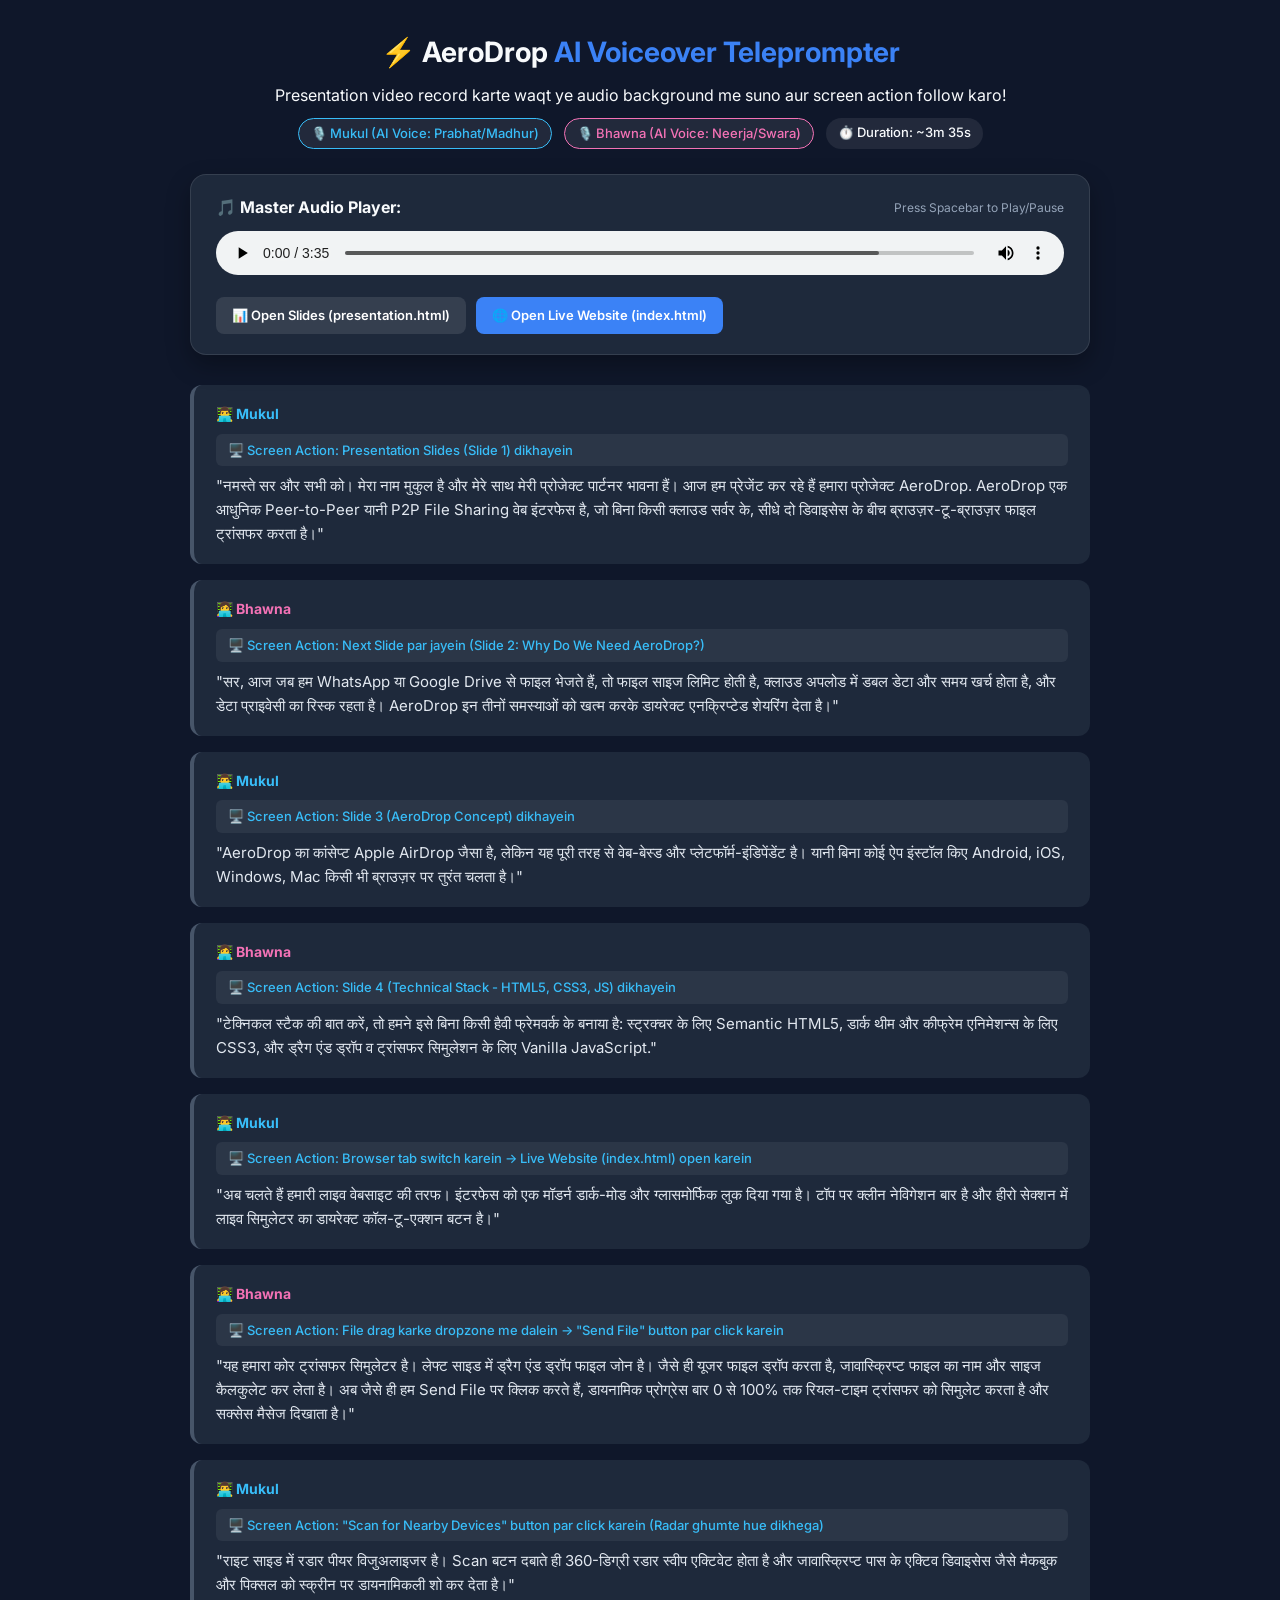
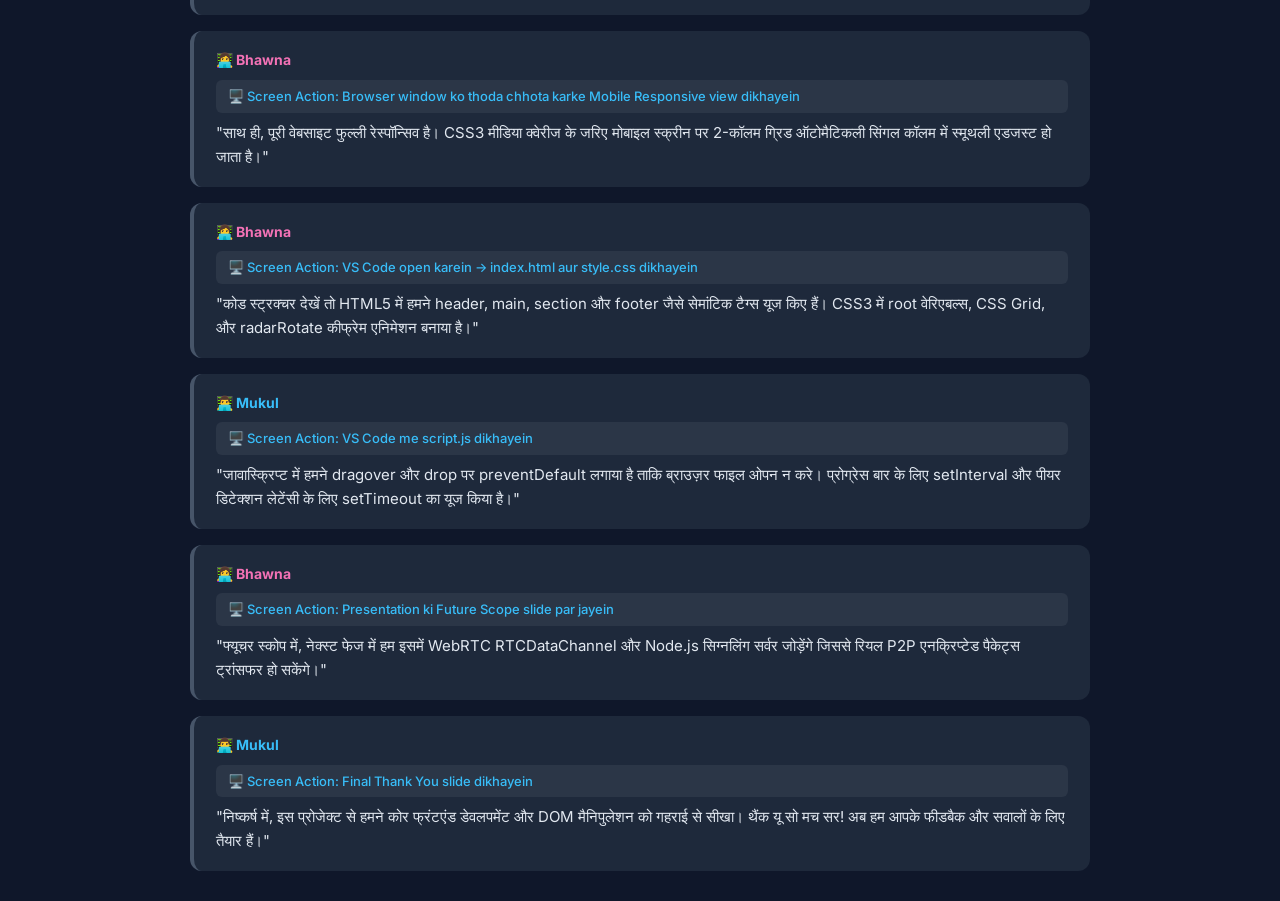
<file: Rehearsal_Player.html>
<!DOCTYPE html>
<html lang="en">
<head>
  <meta charset="UTF-8">
  <meta name="viewport" content="width=device-width, initial-scale=1.0">
  <title>AeroDrop - AI Voiceover Teleprompter & Sync Player</title>
  <link rel="preconnect" href="https://fonts.googleapis.com">
  <link rel="preconnect" href="https://fonts.gstatic.com" crossorigin>
  <link href="https://fonts.googleapis.com/css2?family=Inter:wght@400;500;600;700&display=swap" rel="stylesheet">
  <style>
    :root {
      --bg: #0f172a;
      --surface: #1e293b;
      --primary: #3b82f6;
      --mukul: #38bdf8;
      --bhawna: #f472b6;
      --text: #f8fafc;
      --text-muted: #94a3b8;
    }
    * { box-sizing: border-box; margin: 0; padding: 0; }
    body {
      background: var(--bg);
      color: var(--text);
      font-family: 'Inter', sans-serif;
      padding: 30px 20px;
      line-height: 1.6;
    }
    .container {
      max-width: 900px;
      margin: 0 auto;
    }
    header {
      text-align: center;
      margin-bottom: 25px;
    }
    header h1 {
      font-size: 28px;
      margin-bottom: 8px;
    }
    header h1 span { color: var(--primary); }
    .badge-bar {
      display: flex;
      gap: 12px;
      justify-content: center;
      margin-top: 10px;
    }
    .badge {
      font-size: 13px;
      padding: 4px 12px;
      border-radius: 20px;
      background: rgba(255,255,255,0.08);
      font-weight: 500;
    }
    .badge.mukul { color: var(--mukul); border: 1px solid var(--mukul); }
    .badge.bhawna { color: var(--bhawna); border: 1px solid var(--bhawna); }
    
    .player-card {
      background: var(--surface);
      border-radius: 16px;
      padding: 20px 25px;
      margin-bottom: 30px;
      box-shadow: 0 10px 25px rgba(0,0,0,0.3);
      position: sticky;
      top: 15px;
      z-index: 100;
      border: 1px solid rgba(255,255,255,0.1);
    }
    audio {
      width: 100%;
      height: 44px;
      border-radius: 8px;
      margin-top: 10px;
    }
    .shortcuts {
      display: flex;
      gap: 10px;
      margin-top: 15px;
    }
    .btn {
      padding: 8px 16px;
      border-radius: 8px;
      border: none;
      font-size: 13px;
      font-weight: 600;
      cursor: pointer;
      text-decoration: none;
      display: inline-flex;
      align-items: center;
      gap: 6px;
      transition: all 0.2s;
    }
    .btn-primary { background: var(--primary); color: white; }
    .btn-secondary { background: rgba(255,255,255,0.1); color: white; }
    .btn:hover { transform: translateY(-1px); opacity: 0.9; }

    .timeline {
      display: flex;
      flex-direction: column;
      gap: 16px;
    }
    .cue-card {
      background: var(--surface);
      border-radius: 12px;
      padding: 18px 22px;
      border-left: 4px solid #475569;
      transition: all 0.2s;
    }
    .cue-card.active {
      border-left-color: var(--primary);
      background: #24344d;
      box-shadow: 0 4px 15px rgba(59, 130, 246, 0.2);
    }
    .cue-header {
      display: flex;
      justify-content: space-between;
      align-items: center;
      margin-bottom: 8px;
    }
    .cue-speaker {
      font-weight: 700;
      font-size: 14px;
      display: flex;
      align-items: center;
      gap: 8px;
    }
    .cue-speaker.mukul { color: var(--mukul); }
    .cue-speaker.bhawna { color: var(--bhawna); }
    .cue-action {
      background: rgba(255,255,255,0.06);
      padding: 6px 12px;
      border-radius: 6px;
      font-size: 13px;
      color: #38bdf8;
      margin-bottom: 8px;
      font-weight: 500;
    }
    .cue-text {
      color: #e2e8f0;
      font-size: 15px;
    }
  </style>
</head>
<body>

<div class="container">
  <header>
    <h1>⚡ AeroDrop <span>AI Voiceover Teleprompter</span></h1>
    <p>Presentation video record karte waqt ye audio background me suno aur screen action follow karo!</p>
    <div class="badge-bar">
      <span class="badge mukul">🎙️ Mukul (AI Voice: Prabhat/Madhur)</span>
      <span class="badge bhawna">🎙️ Bhawna (AI Voice: Neerja/Swara)</span>
      <span class="badge">⏱️ Duration: ~3m 35s</span>
    </div>
  </header>

  <div class="player-card">
    <div style="display:flex; justify-content:space-between; align-items:center;">
      <strong>🎵 Master Audio Player:</strong>
      <span style="font-size:12px; color:var(--text-muted)">Press Spacebar to Play/Pause</span>
    </div>
    <audio id="audioPlayer" controls src="audio_voiceover/AeroDrop_Presentation_Voiceover_4Min.mp3"></audio>
    <div class="shortcuts">
      <a href="presentation.html" target="_blank" class="btn btn-secondary">📊 Open Slides (presentation.html)</a>
      <a href="index.html" target="_blank" class="btn btn-primary">🌐 Open Live Website (index.html)</a>
    </div>
  </div>

  <div class="timeline" id="timeline">
    
    <div class="cue-card" data-speaker="mukul">
      <div class="cue-header">
        <span class="cue-speaker mukul">👨‍💻 Mukul</span>
      </div>
      <div class="cue-action">🖥️ Screen Action: Presentation Slides (Slide 1) dikhayein</div>
      <div class="cue-text">"नमस्ते सर और सभी को। मेरा नाम मुकुल है और मेरे साथ मेरी प्रोजेक्ट पार्टनर भावना हैं। आज हम प्रेजेंट कर रहे हैं हमारा प्रोजेक्ट AeroDrop. AeroDrop एक आधुनिक Peer-to-Peer यानी P2P File Sharing वेब इंटरफेस है, जो बिना किसी क्लाउड सर्वर के, सीधे दो डिवाइसेस के बीच ब्राउज़र-टू-ब्राउज़र फाइल ट्रांसफर करता है।"</div>
    </div>

    <div class="cue-card" data-speaker="bhawna">
      <div class="cue-header">
        <span class="cue-speaker bhawna">👩‍💻 Bhawna</span>
      </div>
      <div class="cue-action">🖥️ Screen Action: Next Slide par jayein (Slide 2: Why Do We Need AeroDrop?)</div>
      <div class="cue-text">"सर, आज जब हम WhatsApp या Google Drive से फाइल भेजते हैं, तो फाइल साइज लिमिट होती है, क्लाउड अपलोड में डबल डेटा और समय खर्च होता है, और डेटा प्राइवेसी का रिस्क रहता है। AeroDrop इन तीनों समस्याओं को खत्म करके डायरेक्ट एनक्रिप्टेड शेयरिंग देता है।"</div>
    </div>

    <div class="cue-card" data-speaker="mukul">
      <div class="cue-header">
        <span class="cue-speaker mukul">👨‍💻 Mukul</span>
      </div>
      <div class="cue-action">🖥️ Screen Action: Slide 3 (AeroDrop Concept) dikhayein</div>
      <div class="cue-text">"AeroDrop का कांसेप्ट Apple AirDrop जैसा है, लेकिन यह पूरी तरह से वेब-बेस्ड और प्लेटफॉर्म-इंडिपेंडेंट है। यानी बिना कोई ऐप इंस्टॉल किए Android, iOS, Windows, Mac किसी भी ब्राउज़र पर तुरंत चलता है।"</div>
    </div>

    <div class="cue-card" data-speaker="bhawna">
      <div class="cue-header">
        <span class="cue-speaker bhawna">👩‍💻 Bhawna</span>
      </div>
      <div class="cue-action">🖥️ Screen Action: Slide 4 (Technical Stack - HTML5, CSS3, JS) dikhayein</div>
      <div class="cue-text">"टेक्निकल स्टैक की बात करें, तो हमने इसे बिना किसी हैवी फ्रेमवर्क के बनाया है: स्ट्रक्चर के लिए Semantic HTML5, डार्क थीम और कीफ्रेम एनिमेशन्स के लिए CSS3, और ड्रैग एंड ड्रॉप व ट्रांसफर सिमुलेशन के लिए Vanilla JavaScript."</div>
    </div>

    <div class="cue-card" data-speaker="mukul">
      <div class="cue-header">
        <span class="cue-speaker mukul">👨‍💻 Mukul</span>
      </div>
      <div class="cue-action">🖥️ Screen Action: Browser tab switch karein -> Live Website (index.html) open karein</div>
      <div class="cue-text">"अब चलते हैं हमारी लाइव वेबसाइट की तरफ। इंटरफेस को एक मॉडर्न डार्क-मोड और ग्लासमोर्फिक लुक दिया गया है। टॉप पर क्लीन नेविगेशन बार है और हीरो सेक्शन में लाइव सिमुलेटर का डायरेक्ट कॉल-टू-एक्शन बटन है।"</div>
    </div>

    <div class="cue-card" data-speaker="bhawna">
      <div class="cue-header">
        <span class="cue-speaker bhawna">👩‍💻 Bhawna</span>
      </div>
      <div class="cue-action">🖥️ Screen Action: File drag karke dropzone me dalein -> "Send File" button par click karein</div>
      <div class="cue-text">"यह हमारा कोर ट्रांसफर सिमुलेटर है। लेफ्ट साइड में ड्रैग एंड ड्रॉप फाइल जोन है। जैसे ही यूजर फाइल ड्रॉप करता है, जावास्क्रिप्ट फाइल का नाम और साइज कैलकुलेट कर लेता है। अब जैसे ही हम Send File पर क्लिक करते हैं, डायनामिक प्रोग्रेस बार 0 से 100% तक रियल-टाइम ट्रांसफर को सिमुलेट करता है और सक्सेस मैसेज दिखाता है।"</div>
    </div>

    <div class="cue-card" data-speaker="mukul">
      <div class="cue-header">
        <span class="cue-speaker mukul">👨‍💻 Mukul</span>
      </div>
      <div class="cue-action">🖥️ Screen Action: "Scan for Nearby Devices" button par click karein (Radar ghumte hue dikhega)</div>
      <div class="cue-text">"राइट साइड में रडार पीयर विजुअलाइजर है। Scan बटन दबाते ही 360-डिग्री रडार स्वीप एक्टिवेट होता है और जावास्क्रिप्ट पास के एक्टिव डिवाइसेस जैसे मैकबुक और पिक्सल को स्क्रीन पर डायनामिकली शो कर देता है।"</div>
    </div>

    <div class="cue-card" data-speaker="bhawna">
      <div class="cue-header">
        <span class="cue-speaker bhawna">👩‍💻 Bhawna</span>
      </div>
      <div class="cue-action">🖥️ Screen Action: Browser window ko thoda chhota karke Mobile Responsive view dikhayein</div>
      <div class="cue-text">"साथ ही, पूरी वेबसाइट फुल्ली रेस्पॉन्सिव है। CSS3 मीडिया क्वेरीज के जरिए मोबाइल स्क्रीन पर 2-कॉलम ग्रिड ऑटोमैटिकली सिंगल कॉलम में स्मूथली एडजस्ट हो जाता है।"</div>
    </div>

    <div class="cue-card" data-speaker="bhawna">
      <div class="cue-header">
        <span class="cue-speaker bhawna">👩‍💻 Bhawna</span>
      </div>
      <div class="cue-action">🖥️ Screen Action: VS Code open karein -> index.html aur style.css dikhayein</div>
      <div class="cue-text">"कोड स्ट्रक्चर देखें तो HTML5 में हमने header, main, section और footer जैसे सेमांटिक टैग्स यूज किए हैं। CSS3 में root वेरिएबल्स, CSS Grid, और radarRotate कीफ्रेम एनिमेशन बनाया है।"</div>
    </div>

    <div class="cue-card" data-speaker="mukul">
      <div class="cue-header">
        <span class="cue-speaker mukul">👨‍💻 Mukul</span>
      </div>
      <div class="cue-action">🖥️ Screen Action: VS Code me script.js dikhayein</div>
      <div class="cue-text">"जावास्क्रिप्ट में हमने dragover और drop पर preventDefault लगाया है ताकि ब्राउज़र फाइल ओपन न करे। प्रोग्रेस बार के लिए setInterval और पीयर डिटेक्शन लेटेंसी के लिए setTimeout का यूज किया है।"</div>
    </div>

    <div class="cue-card" data-speaker="bhawna">
      <div class="cue-header">
        <span class="cue-speaker bhawna">👩‍💻 Bhawna</span>
      </div>
      <div class="cue-action">🖥️ Screen Action: Presentation ki Future Scope slide par jayein</div>
      <div class="cue-text">"फ्यूचर स्कोप में, नेक्स्ट फेज में हम इसमें WebRTC RTCDataChannel और Node.js सिग्नलिंग सर्वर जोड़ेंगे जिससे रियल P2P एनक्रिप्टेड पैकेट्स ट्रांसफर हो सकेंगे।"</div>
    </div>

    <div class="cue-card" data-speaker="mukul">
      <div class="cue-header">
        <span class="cue-speaker mukul">👨‍💻 Mukul</span>
      </div>
      <div class="cue-action">🖥️ Screen Action: Final Thank You slide dikhayein</div>
      <div class="cue-text">"निष्कर्ष में, इस प्रोजेक्ट से हमने कोर फ्रंटएंड डेवलपमेंट और DOM मैनिपुलेशन को गहराई से सीखा। थैंक यू सो मच सर! अब हम आपके फीडबैक और सवालों के लिए तैयार हैं।"</div>
    </div>

  </div>
</div>

<script>
  // Spacebar shortcuts for play/pause
  window.addEventListener('keydown', (e) => {
    if (e.code === 'Space' && e.target.tagName !== 'INPUT') {
      e.preventDefault();
      const audio = document.getElementById('audioPlayer');
      audio.paused ? audio.play() : audio.pause();
    }
  });
</script>

</body>
</html>
</file>
<file: style.css>
/* ==========================================================================
   AeroDrop - Modern Web Frontend Stylesheet
   Authors: Mukul Kumar & Bhawna Sharma
   Tech Stack: CSS3 Variables, Modern Flexbox, CSS Grid, Keyframe Animations
   ========================================================================== */

/* --------------------------------------------------------------------------
   1. DESIGN TOKENS & SYSTEM VARIABLES
   Centralized palette, typography, radii and transition constants
   -------------------------------------------------------------------------- */
:root {
  --primary: #2563eb;          /* Brand Royal Blue */
  --primary-hover: #1d4ed8;    /* Darker Blue on interaction */
  --primary-glow: rgba(37, 99, 235, 0.35);
  
  --secondary: #0ea5e9;        /* Cyan highlight */
  --secondary-glow: rgba(14, 165, 233, 0.35);
  
  --accent: #818cf8;           /* Violet accent */
  --success: #10b981;          /* Emerald Success */
  --success-glow: rgba(16, 185, 129, 0.3);
  --warning: #f59e0b;          /* Amber Warning */
  --danger: #ef4444;           /* Crimson Error / Malicious block */
  --danger-glow: rgba(239, 68, 68, 0.25);
  
  --bg-dark: #090d16;          /* Deep Void Base */
  --bg-surface: #111827;       /* Card Surface */
  --bg-surface-elevated: #1f2937; /* Elevated Surface / Hover */
  --border-color: #1f293d;     /* Clean subtle stroke */
  --border-highlight: #38bdf8; /* Active / Focus border */
  
  --text-main: #f8fafc;        /* High-contrast body text */
  --text-muted: #94a3b8;       /* De-emphasized secondary text */
  --text-dim: #64748b;         /* Low-contrast captions */
  
  --radius-sm: 6px;
  --radius-md: 10px;
  --radius-lg: 16px;
  --radius-full: 9999px;
  
  --font-sans: 'Inter', -apple-system, BlinkMacSystemFont, 'Segoe UI', Roboto, sans-serif;
  --font-mono: 'JetBrains Mono', 'Fira Code', monospace;
  
  --transition-fast: 0.15s ease;
  --transition-normal: 0.25s cubic-bezier(0.16, 1, 0.3, 1);
}

/* --------------------------------------------------------------------------
   2. CSS RESET & GLOBAL BASE
   -------------------------------------------------------------------------- */
*, *::before, *::after {
  margin: 0;
  padding: 0;
  box-sizing: border-box;
}

html {
  scroll-behavior: smooth;
  color-scheme: dark;
}

body {
  font-family: var(--font-sans);
  background-color: var(--bg-dark);
  color: var(--text-main);
  line-height: 1.6;
  -webkit-font-smoothing: antialiased;
  -moz-osx-font-smoothing: grayscale;
  overflow-x: hidden;
}

/* Accessible focus outlines */
:focus-visible {
  outline: 2px solid var(--secondary);
  outline-offset: 2px;
}

/* Reusable Container */
.container {
  width: 92%;
  max-width: 1140px;
  margin: 0 auto;
  padding: 0 16px;
}

.mono-font {
  font-family: var(--font-mono);
}

/* --------------------------------------------------------------------------
   3. BUTTONS & UI CONTROLS
   -------------------------------------------------------------------------- */
.btn {
  display: inline-flex;
  align-items: center;
  justify-content: center;
  gap: 8px;
  padding: 10px 22px;
  border-radius: var(--radius-md);
  font-size: 14.5px;
  font-weight: 600;
  text-decoration: none;
  cursor: pointer;
  border: 1px solid transparent;
  transition: all var(--transition-normal);
  user-select: none;
}

.btn:active {
  transform: scale(0.98);
}

.btn-primary {
  background: linear-gradient(135deg, var(--primary), #1d4ed8);
  color: #ffffff;
  box-shadow: 0 4px 14px var(--primary-glow);
}

.btn-primary:hover:not(:disabled) {
  background: linear-gradient(135deg, #3b82f6, #2563eb);
  box-shadow: 0 6px 20px rgba(59, 130, 246, 0.45);
  transform: translateY(-1px);
}

.btn-secondary {
  background-color: rgba(31, 41, 55, 0.6);
  color: var(--text-main);
  border: 1px solid var(--border-color);
}

.btn-secondary:hover:not(:disabled) {
  background-color: var(--bg-surface-elevated);
  border-color: var(--secondary);
  color: #ffffff;
}

.btn-block {
  width: 100%;
  padding: 13px;
  margin-top: 16px;
  font-size: 15px;
}

button:disabled, .btn:disabled {
  opacity: 0.45;
  cursor: not-allowed;
  transform: none !important;
  box-shadow: none !important;
}

.btn-icon {
  background: rgba(255, 255, 255, 0.05);
  border: 1px solid var(--border-color);
  color: var(--text-main);
  width: 38px;
  height: 38px;
  border-radius: var(--radius-md);
  display: flex;
  align-items: center;
  justify-content: center;
  cursor: pointer;
  font-size: 16px;
  transition: all var(--transition-fast);
}

.btn-icon:hover {
  background: var(--bg-surface-elevated);
  border-color: var(--secondary);
}

/* --------------------------------------------------------------------------
   4. NAVIGATION BAR & MOBILE DRAWER
   -------------------------------------------------------------------------- */
.navbar {
  position: sticky;
  top: 0;
  z-index: 1000;
  background-color: rgba(9, 13, 22, 0.88);
  backdrop-filter: blur(12px);
  -webkit-backdrop-filter: blur(12px);
  border-bottom: 1px solid var(--border-color);
  padding: 14px 0;
}

.nav-container {
  display: flex;
  justify-content: space-between;
  align-items: center;
}

.logo {
  display: flex;
  align-items: center;
  gap: 8px;
  font-size: 20px;
  font-weight: 700;
  text-decoration: none;
  color: var(--text-main);
}

.logo-icon {
  font-size: 22px;
  color: var(--secondary);
}

.logo-text strong {
  color: var(--secondary);
}

.logo-version {
  font-size: 11px;
  background: rgba(14, 165, 233, 0.15);
  color: var(--secondary);
  border: 1px solid rgba(14, 165, 233, 0.3);
  padding: 1px 6px;
  border-radius: var(--radius-full);
  margin-left: 2px;
  font-family: var(--font-mono);
}

.nav-links {
  display: flex;
  list-style: none;
  gap: 24px;
}

.nav-item {
  color: var(--text-muted);
  text-decoration: none;
  font-size: 14px;
  font-weight: 500;
  transition: color var(--transition-fast);
  padding: 6px 2px;
}

.nav-item:hover {
  color: var(--text-main);
}

.nav-actions {
  display: flex;
  align-items: center;
  gap: 12px;
}

/* Hamburger Icon for Mobile */
.hamburger {
  display: none;
  flex-direction: column;
  justify-content: space-between;
  width: 24px;
  height: 18px;
  background: transparent;
  border: none;
  cursor: pointer;
  padding: 0;
}

.hamburger .bar {
  height: 2px;
  width: 100%;
  background-color: var(--text-main);
  border-radius: 2px;
  transition: all var(--transition-fast);
}

.hamburger.active .bar:nth-child(1) {
  transform: translateY(8px) rotate(45deg);
}

.hamburger.active .bar:nth-child(2) {
  opacity: 0;
}

.hamburger.active .bar:nth-child(3) {
  transform: translateY(-8px) rotate(-45deg);
}

/* Mobile Menu Drawer */
.mobile-nav {
  display: none;
  background: rgba(17, 24, 39, 0.98);
  border-bottom: 1px solid var(--border-color);
  padding: 20px 24px;
  position: fixed;
  top: 67px;
  left: 0;
  right: 0;
  z-index: 999;
}

.mobile-nav.open {
  display: block;
  animation: slideDown 0.25s ease;
}

@keyframes slideDown {
  from { opacity: 0; transform: translateY(-10px); }
  to { opacity: 1; transform: translateY(0); }
}

.mobile-nav-links {
  list-style: none;
  display: flex;
  flex-direction: column;
  gap: 14px;
}

.mobile-link {
  color: var(--text-main);
  text-decoration: none;
  font-size: 16px;
  font-weight: 500;
  display: block;
  padding: 8px 0;
}

.mobile-link.highlight-link {
  color: var(--secondary);
  font-weight: 600;
}

/* --------------------------------------------------------------------------
   5. HERO SECTION & STATS
   -------------------------------------------------------------------------- */
.hero-section {
  padding: 85px 0 50px;
  text-align: center;
  position: relative;
}

.badge-row {
  display: flex;
  justify-content: center;
  flex-wrap: wrap;
  gap: 10px;
  margin-bottom: 22px;
}

.badge {
  display: inline-flex;
  align-items: center;
  gap: 8px;
  padding: 6px 14px;
  background-color: rgba(37, 99, 235, 0.12);
  color: var(--secondary);
  border: 1px solid rgba(14, 165, 233, 0.3);
  border-radius: var(--radius-full);
  font-size: 13px;
  font-weight: 600;
}

.badge-sec {
  background-color: rgba(16, 185, 129, 0.12);
  color: var(--success);
  border-color: rgba(16, 185, 129, 0.3);
}

.badge-dot {
  width: 7px;
  height: 7px;
  background-color: var(--secondary);
  border-radius: 50%;
  animation: pulseDot 2s infinite ease-in-out;
}

@keyframes pulseDot {
  0%, 100% { opacity: 1; transform: scale(1); }
  50% { opacity: 0.4; transform: scale(0.85); }
}

.hero-title {
  font-size: 46px;
  font-weight: 800;
  letter-spacing: -0.8px;
  line-height: 1.2;
  margin-bottom: 20px;
}

.highlight {
  background: linear-gradient(90deg, #38bdf8 0%, #818cf8 100%);
  -webkit-background-clip: text;
  -webkit-text-fill-color: transparent;
}

.hero-description {
  max-width: 680px;
  margin: 0 auto 32px;
  font-size: 17.5px;
  color: var(--text-muted);
  line-height: 1.65;
}

.hero-actions {
  display: flex;
  justify-content: center;
  gap: 16px;
  margin-bottom: 45px;
}

.hero-stats {
  display: inline-flex;
  align-items: center;
  justify-content: center;
  background: rgba(17, 24, 39, 0.7);
  border: 1px solid var(--border-color);
  padding: 12px 28px;
  border-radius: var(--radius-full);
  gap: 24px;
}

.stat-pill {
  display: flex;
  flex-direction: column;
  text-align: center;
}

.stat-val {
  font-size: 15px;
  font-weight: 700;
  color: var(--secondary);
  font-family: var(--font-mono);
}

.stat-label {
  font-size: 11px;
  color: var(--text-dim);
  text-transform: uppercase;
  letter-spacing: 0.5px;
}

.stat-divider {
  width: 1px;
  height: 24px;
  background: var(--border-color);
}

/* --------------------------------------------------------------------------
   6. SECTION HEADERS
   -------------------------------------------------------------------------- */
.section-header {
  text-align: center;
  margin-bottom: 42px;
}

.subhead {
  font-size: 12px;
  color: var(--secondary);
  text-transform: uppercase;
  font-weight: 700;
  letter-spacing: 1.2px;
  margin-bottom: 6px;
}

.section-header h2 {
  font-size: 32px;
  font-weight: 800;
  letter-spacing: -0.5px;
  margin-bottom: 10px;
}

.section-header p {
  color: var(--text-muted);
  font-size: 16px;
  max-width: 600px;
  margin: 0 auto;
}

/* --------------------------------------------------------------------------
   7. LIVE SIMULATOR & ROOM BAR
   -------------------------------------------------------------------------- */
.simulator-section {
  padding: 40px 0 80px;
}

/* Room Session Status Bar */
.room-bar {
  display: flex;
  justify-content: space-between;
  align-items: center;
  background: rgba(17, 24, 39, 0.85);
  border: 1px solid var(--border-color);
  padding: 12px 20px;
  border-radius: var(--radius-md);
  margin-bottom: 24px;
}

.room-info {
  display: flex;
  align-items: center;
  gap: 10px;
  font-size: 14px;
  color: var(--text-muted);
}

.room-status-dot {
  width: 9px;
  height: 9px;
  background-color: var(--success);
  border-radius: 50%;
  box-shadow: 0 0 10px var(--success);
}

.room-info strong {
  color: var(--secondary);
  font-family: var(--font-mono);
  font-size: 15px;
}

.room-actions {
  display: flex;
  gap: 10px;
}

.btn-room {
  background: rgba(255, 255, 255, 0.06);
  border: 1px solid var(--border-color);
  color: var(--text-main);
  padding: 6px 12px;
  border-radius: var(--radius-sm);
  font-size: 12.5px;
  font-weight: 500;
  cursor: pointer;
  display: inline-flex;
  align-items: center;
  gap: 6px;
  transition: all var(--transition-fast);
}

.btn-room:hover {
  background: var(--bg-surface-elevated);
  border-color: var(--secondary);
}

/* Simulator 2-Column Grid */
.simulator-grid {
  display: grid;
  grid-template-columns: 1fr 1fr;
  gap: 28px;
}

.card {
  background-color: var(--bg-surface);
  border: 1px solid var(--border-color);
  border-radius: var(--radius-lg);
  padding: 26px;
  box-shadow: 0 8px 30px rgba(0, 0, 0, 0.35);
  display: flex;
  flex-direction: column;
}

.card-header {
  display: flex;
  justify-content: space-between;
  align-items: center;
  margin-bottom: 18px;
}

.card-title-group {
  display: flex;
  align-items: center;
  gap: 10px;
}

.card-num {
  font-family: var(--font-mono);
  font-size: 12px;
  font-weight: 700;
  color: var(--secondary);
  background: rgba(14, 165, 233, 0.12);
  padding: 3px 7px;
  border-radius: var(--radius-sm);
}

.card-header h3 {
  font-size: 18px;
  font-weight: 700;
}

.pill {
  font-size: 12px;
  background-color: rgba(148, 163, 184, 0.12);
  color: var(--secondary);
  padding: 4px 10px;
  border-radius: var(--radius-full);
  font-weight: 500;
  font-family: var(--font-mono);
}

/* --------------------------------------------------------------------------
   8. DROP ZONE & FILE SELECTION
   -------------------------------------------------------------------------- */
.drop-zone {
  border: 2px dashed var(--border-color);
  border-radius: var(--radius-md);
  padding: 36px 20px;
  text-align: center;
  cursor: pointer;
  background-color: rgba(9, 13, 22, 0.5);
  transition: all var(--transition-normal);
  position: relative;
}

.drop-zone:hover, .drop-zone.dragover {
  border-color: var(--secondary);
  background-color: rgba(14, 165, 233, 0.05);
  box-shadow: inset 0 0 20px rgba(14, 165, 233, 0.08);
}

.drop-icon {
  color: var(--secondary);
  margin-bottom: 10px;
  display: flex;
  justify-content: center;
}

.drop-text {
  font-size: 14.5px;
  color: var(--text-main);
  margin-bottom: 4px;
}

.browse-link {
  color: var(--secondary);
  text-decoration: underline;
  font-weight: 600;
}

.drop-subtext {
  font-size: 12px;
  color: var(--text-dim);
}

.file-input-hidden {
  display: none;
}

/* Security Alert Box */
.security-alert-box {
  background: rgba(239, 68, 68, 0.12);
  border: 1px solid var(--danger);
  border-radius: var(--radius-md);
  padding: 12px 16px;
  margin-top: 14px;
  display: flex;
  align-items: flex-start;
  gap: 12px;
  animation: shakeAlert 0.4s ease;
}

@keyframes shakeAlert {
  0%, 100% { transform: translateX(0); }
  25% { transform: translateX(-5px); }
  75% { transform: translateX(5px); }
}

.alert-icon {
  font-size: 20px;
}

.alert-content strong {
  display: block;
  font-size: 13px;
  color: #fca5a5;
  margin-bottom: 2px;
}

.alert-content p {
  font-size: 12.5px;
  color: #fecaca;
  line-height: 1.4;
}

.alert-close {
  background: transparent;
  border: none;
  color: #fca5a5;
  font-size: 16px;
  cursor: pointer;
  margin-left: auto;
}

/* File Info Details Box */
.file-info-box {
  display: flex;
  justify-content: space-between;
  align-items: center;
  background-color: rgba(9, 13, 22, 0.7);
  border: 1px solid var(--border-color);
  padding: 14px 16px;
  border-radius: var(--radius-md);
  margin-top: 14px;
  animation: fadeIn 0.3s ease;
}

.file-details {
  display: flex;
  align-items: center;
  gap: 14px;
  overflow: hidden;
}

.file-icon {
  font-size: 30px;
}

.file-meta h4 {
  font-size: 14px;
  color: var(--text-main);
  white-space: nowrap;
  overflow: hidden;
  text-overflow: ellipsis;
  max-width: 250px;
}

.file-submeta {
  display: flex;
  align-items: center;
  gap: 6px;
  font-size: 11.5px;
  color: var(--text-muted);
  margin-top: 3px;
}

.file-tag {
  background: rgba(255, 255, 255, 0.08);
  padding: 1px 6px;
  border-radius: 4px;
}

.hash-tag {
  color: var(--success);
  font-family: var(--font-mono);
  font-size: 10.5px;
}

.meta-dot {
  color: var(--text-dim);
}

.btn-clear {
  background: transparent;
  border: none;
  color: var(--text-muted);
  font-size: 18px;
  cursor: pointer;
  padding: 6px;
  transition: color var(--transition-fast);
}

.btn-clear:hover {
  color: var(--danger);
}

/* Recipient Bar */
.recipient-bar {
  background: rgba(14, 165, 233, 0.06);
  border: 1px solid rgba(14, 165, 233, 0.2);
  border-radius: var(--radius-sm);
  padding: 9px 14px;
  margin-top: 12px;
  font-size: 12.5px;
  display: flex;
  align-items: center;
  gap: 8px;
}

.target-label {
  color: var(--text-dim);
}

.recipient-bar strong {
  color: var(--secondary);
}

/* Progress Area */
.progress-container {
  margin-top: 16px;
  animation: fadeIn 0.3s ease;
}

.progress-labels {
  display: flex;
  justify-content: space-between;
  font-size: 13px;
  color: var(--text-muted);
  margin-bottom: 6px;
}

.progress-bar-bg {
  width: 100%;
  height: 9px;
  background-color: rgba(255, 255, 255, 0.08);
  border-radius: var(--radius-full);
  overflow: hidden;
}

.progress-bar-fill {
  width: 0%;
  height: 100%;
  background: linear-gradient(90deg, var(--primary), var(--secondary));
  transition: width 0.1s linear;
  box-shadow: 0 0 10px var(--secondary-glow);
}

.progress-stats {
  display: flex;
  justify-content: space-between;
  font-size: 11px;
  color: var(--text-dim);
  font-family: var(--font-mono);
  margin-top: 5px;
}

/* --------------------------------------------------------------------------
   9. RADAR DISPLAY & PEER CARDS
   -------------------------------------------------------------------------- */
.radar-box {
  position: relative;
  width: 190px;
  height: 190px;
  margin: 10px auto 14px;
  display: flex;
  justify-content: center;
  align-items: center;
  background: radial-gradient(circle, rgba(14, 165, 233, 0.06) 0%, transparent 70%);
  border-radius: 50%;
}

.radar-circle {
  position: absolute;
  border-radius: 50%;
  border: 1px solid rgba(14, 165, 233, 0.2);
}

.circle-1 { width: 60px; height: 60px; }
.circle-2 { width: 120px; height: 120px; }
.circle-3 { width: 180px; height: 180px; }

.radar-crosshair-h {
  position: absolute;
  width: 180px;
  height: 1px;
  background: rgba(14, 165, 233, 0.15);
}

.radar-crosshair-v {
  position: absolute;
  width: 1px;
  height: 180px;
  background: rgba(14, 165, 233, 0.15);
}

.radar-sweep {
  position: absolute;
  width: 90px;
  height: 90px;
  top: 5px;
  right: 5px;
  transform-origin: bottom left;
  background: linear-gradient(45deg, rgba(14, 165, 233, 0.45), transparent 75%);
  border-radius: 100% 0 0 0;
  animation: radarRotate 2.5s linear infinite;
  display: none;
}

@keyframes radarRotate {
  from { transform: rotate(0deg); }
  to { transform: rotate(360deg); }
}

.radar-center {
  width: 44px;
  height: 44px;
  background: linear-gradient(135deg, var(--primary), #1d4ed8);
  border-radius: 50%;
  display: flex;
  justify-content: center;
  align-items: center;
  font-size: 11px;
  font-weight: 800;
  color: #fff;
  z-index: 2;
  box-shadow: 0 0 16px rgba(37, 99, 235, 0.7);
}

.peer-instructions {
  font-size: 12px;
  color: var(--text-muted);
  background: rgba(255, 255, 255, 0.03);
  padding: 8px 12px;
  border-radius: var(--radius-sm);
  margin-bottom: 10px;
}

.peers-list {
  min-height: 130px;
  background-color: rgba(9, 13, 22, 0.4);
  border: 1px solid var(--border-color);
  border-radius: var(--radius-md);
  padding: 10px;
  display: flex;
  flex-direction: column;
  gap: 8px;
  max-height: 180px;
  overflow-y: auto;
}

.no-peers {
  color: var(--text-dim);
  font-size: 13px;
  text-align: center;
  margin: auto;
  padding: 10px;
}

/* Individual Peer Card */
.peer-item {
  display: flex;
  justify-content: space-between;
  align-items: center;
  background-color: var(--bg-surface-elevated);
  border: 1px solid var(--border-color);
  padding: 9px 12px;
  border-radius: var(--radius-sm);
  cursor: pointer;
  transition: all var(--transition-fast);
  animation: fadeIn 0.3s ease;
}

.peer-item:hover {
  border-color: var(--secondary);
  background-color: #273549;
  transform: translateX(2px);
}

.peer-item.selected {
  border-color: var(--secondary);
  background: rgba(14, 165, 233, 0.14);
  box-shadow: 0 0 12px rgba(14, 165, 233, 0.25);
}

.peer-left {
  display: flex;
  align-items: center;
  gap: 10px;
}

.peer-avatar {
  font-size: 18px;
}

.peer-name-text {
  font-size: 13.5px;
  font-weight: 600;
  color: var(--text-main);
}

.peer-sub {
  font-size: 11px;
  color: var(--text-dim);
  display: flex;
  align-items: center;
  gap: 6px;
}

.peer-badge {
  font-size: 10.5px;
  background-color: rgba(16, 185, 129, 0.2);
  color: var(--success);
  padding: 2px 7px;
  border-radius: var(--radius-full);
  font-weight: 600;
  font-family: var(--font-mono);
}

.peer-check {
  color: var(--secondary);
  font-weight: 700;
  display: none;
}

.peer-item.selected .peer-check {
  display: inline;
}

@keyframes fadeIn {
  from { opacity: 0; transform: translateY(6px); }
  to { opacity: 1; transform: translateY(0); }
}

/* --------------------------------------------------------------------------
   10. SECURITY ARCHITECTURE SECTION
   -------------------------------------------------------------------------- */
.security-section {
  padding: 70px 0;
  background: rgba(17, 24, 39, 0.4);
  border-top: 1px solid var(--border-color);
  border-bottom: 1px solid var(--border-color);
}

.security-grid {
  display: grid;
  grid-template-columns: repeat(auto-fit, minmax(240px, 1fr));
  gap: 22px;
}

.sec-card {
  background-color: var(--bg-surface);
  border: 1px solid var(--border-color);
  border-radius: var(--radius-md);
  padding: 24px;
  transition: transform var(--transition-normal), border-color var(--transition-normal);
}

.sec-card:hover {
  transform: translateY(-4px);
  border-color: var(--success);
}

.sec-icon {
  font-size: 28px;
  margin-bottom: 12px;
}

.sec-card h3 {
  font-size: 17px;
  margin-bottom: 8px;
}

.sec-card p {
  font-size: 13.5px;
  color: var(--text-muted);
  line-height: 1.55;
}

/* --------------------------------------------------------------------------
   11. FEATURES & HOW IT WORKS
   -------------------------------------------------------------------------- */
.features-section, .how-it-works-section {
  padding: 75px 0;
}

.features-grid {
  display: grid;
  grid-template-columns: repeat(auto-fit, minmax(240px, 1fr));
  gap: 22px;
}

.feature-card {
  background-color: var(--bg-surface);
  border: 1px solid var(--border-color);
  border-radius: var(--radius-md);
  padding: 26px;
  transition: all var(--transition-normal);
}

.feature-card:hover {
  transform: translateY(-5px);
  border-color: var(--secondary);
  box-shadow: 0 10px 25px rgba(0, 0, 0, 0.3);
}

.feature-icon {
  font-size: 30px;
  margin-bottom: 12px;
}

.feature-card h3 {
  font-size: 18px;
  margin-bottom: 8px;
}

.feature-card p {
  font-size: 14px;
  color: var(--text-muted);
}

/* Steps Grid */
.steps-grid {
  display: grid;
  grid-template-columns: repeat(3, 1fr);
  gap: 24px;
}

.step-card {
  background-color: var(--bg-surface);
  border: 1px solid var(--border-color);
  border-radius: var(--radius-md);
  padding: 30px 22px;
  text-align: center;
  position: relative;
}

.step-number {
  width: 44px;
  height: 44px;
  background-color: rgba(37, 99, 235, 0.18);
  color: var(--secondary);
  border: 1px solid var(--secondary);
  border-radius: 50%;
  display: flex;
  justify-content: center;
  align-items: center;
  font-size: 16px;
  font-weight: 800;
  font-family: var(--font-mono);
  margin: 0 auto 16px;
}

.step-card h3 {
  font-size: 17.5px;
  margin-bottom: 8px;
}

.step-card p {
  font-size: 13.5px;
  color: var(--text-muted);
}

/* --------------------------------------------------------------------------
   12. CONTACT FORM & VALIDATION
   -------------------------------------------------------------------------- */
.contact-section {
  padding: 60px 0 85px;
  background: rgba(17, 24, 39, 0.3);
}

.contact-box {
  max-width: 580px;
  margin: 0 auto;
  background-color: var(--bg-surface);
  border: 1px solid var(--border-color);
  border-radius: var(--radius-lg);
  padding: 32px;
  box-shadow: 0 10px 30px rgba(0, 0, 0, 0.4);
}

.form-group {
  margin-bottom: 18px;
}

.form-group label {
  display: block;
  font-size: 13.5px;
  font-weight: 600;
  margin-bottom: 6px;
}

.req {
  color: var(--danger);
}

.form-group input,
.form-group textarea {
  width: 100%;
  padding: 11px 14px;
  background-color: var(--bg-dark);
  border: 1px solid var(--border-color);
  border-radius: var(--radius-sm);
  color: var(--text-main);
  font-family: inherit;
  font-size: 14px;
  outline: none;
  transition: border-color var(--transition-fast);
}

.form-group input:focus,
.form-group textarea:focus {
  border-color: var(--secondary);
}

.form-group input.invalid,
.form-group textarea.invalid {
  border-color: var(--danger);
}

.field-error {
  display: block;
  font-size: 11.5px;
  color: #f87171;
  margin-top: 4px;
  min-height: 16px;
}

.form-success {
  margin-top: 16px;
  padding: 12px;
  background-color: rgba(16, 185, 129, 0.15);
  border: 1px solid var(--success);
  border-radius: var(--radius-sm);
  color: var(--success);
  font-size: 14px;
  text-align: center;
  animation: fadeIn 0.3s ease;
}

/* --------------------------------------------------------------------------
   13. FOOTER
   -------------------------------------------------------------------------- */
.footer {
  border-top: 1px solid var(--border-color);
  background-color: var(--bg-dark);
  padding: 50px 0 25px;
}

.footer-container {
  display: grid;
  grid-template-columns: 2fr 1fr 1fr;
  gap: 40px;
  margin-bottom: 40px;
}

.footer-desc {
  font-size: 13px;
  color: var(--text-muted);
  margin-top: 12px;
  max-width: 380px;
}

.footer-nav h4, .footer-resources h4 {
  font-size: 14px;
  font-weight: 700;
  color: var(--text-main);
  margin-bottom: 14px;
  text-transform: uppercase;
  letter-spacing: 0.8px;
}

.footer-nav ul, .footer-resources ul {
  list-style: none;
  display: flex;
  flex-direction: column;
  gap: 10px;
}

.footer-nav a, .footer-resources a {
  color: var(--text-muted);
  text-decoration: none;
  font-size: 13.5px;
  transition: color var(--transition-fast);
}

.footer-nav a:hover, .footer-resources a:hover {
  color: var(--secondary);
}

.footer-bottom {
  border-top: 1px solid rgba(255, 255, 255, 0.05);
  padding-top: 24px;
}

.footer-bottom-inner {
  display: flex;
  justify-content: space-between;
  align-items: center;
  font-size: 12.5px;
  color: var(--text-dim);
}

.footer-tags {
  display: flex;
  gap: 8px;
}

.pill-tag {
  background: rgba(255, 255, 255, 0.05);
  padding: 2px 8px;
  border-radius: var(--radius-full);
  font-family: var(--font-mono);
  font-size: 11px;
}

/* --------------------------------------------------------------------------
   14. TOAST NOTIFICATION CONTAINER
   -------------------------------------------------------------------------- */
.toast-container {
  position: fixed;
  bottom: 24px;
  right: 24px;
  z-index: 9999;
  display: flex;
  flex-direction: column;
  gap: 10px;
  pointer-events: none;
}

.toast {
  pointer-events: auto;
  background: var(--bg-surface-elevated);
  border: 1px solid var(--border-color);
  color: var(--text-main);
  padding: 12px 18px;
  border-radius: var(--radius-md);
  box-shadow: 0 10px 25px rgba(0, 0, 0, 0.5);
  font-size: 13.5px;
  display: flex;
  align-items: center;
  gap: 10px;
  animation: toastIn 0.3s cubic-bezier(0.16, 1, 0.3, 1);
  max-width: 360px;
}

.toast.toast-success { border-color: var(--success); }
.toast.toast-danger { border-color: var(--danger); }
.toast.toast-info { border-color: var(--secondary); }

@keyframes toastIn {
  from { opacity: 0; transform: translateY(12px); }
  to { opacity: 1; transform: translateY(0); }
}

/* --------------------------------------------------------------------------
   15. RESPONSIVE DESIGN (MEDIA QUERIES)
   -------------------------------------------------------------------------- */
@media (max-width: 900px) {
  .hero-title {
    font-size: 36px;
  }
  
  .steps-grid {
    grid-template-columns: 1fr;
  }
  
  .footer-container {
    grid-template-columns: 1fr;
    gap: 30px;
  }
}

@media (max-width: 768px) {
  .nav-links {
    display: none;
  }
  
  .hamburger {
    display: flex;
  }
  
  .simulator-grid {
    grid-template-columns: 1fr;
  }
  
  .hero-stats {
    flex-direction: column;
    gap: 14px;
    border-radius: var(--radius-lg);
    padding: 16px 20px;
  }
  
  .stat-divider {
    width: 60%;
    height: 1px;
  }
  
  .hero-actions {
    flex-direction: column;
    width: 100%;
    max-width: 320px;
    margin-left: auto;
    margin-right: auto;
  }
  
  .footer-bottom-inner {
    flex-direction: column;
    gap: 12px;
    text-align: center;
  }
}
</file>
